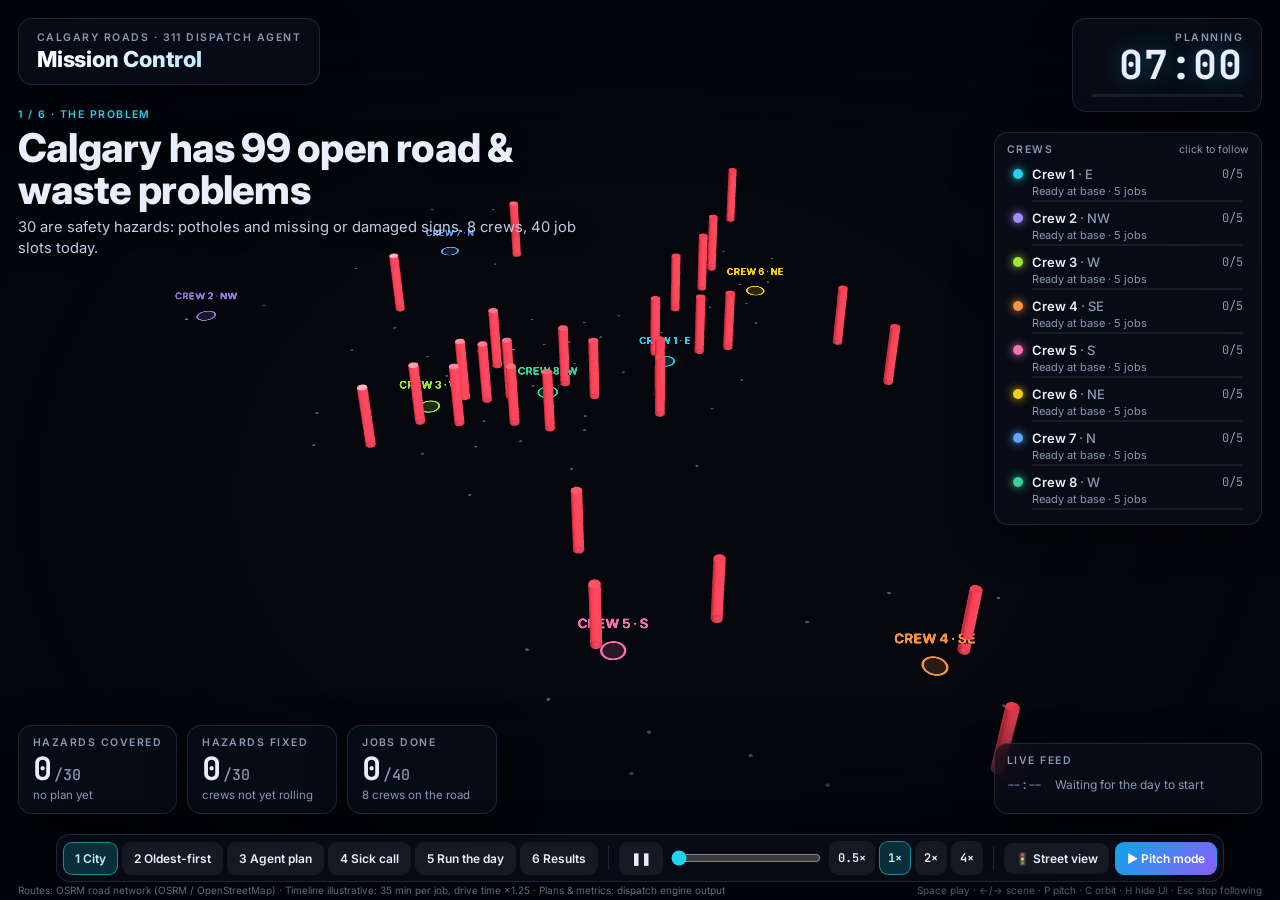
<file: mission/index.html>
<!doctype html>
<html lang="en">
<head>
<meta charset="utf-8">
<meta name="viewport" content="width=device-width, initial-scale=1">
<title>311 Mission Control</title>
<link rel="preconnect" href="https://fonts.googleapis.com">
<link rel="preconnect" href="https://fonts.gstatic.com" crossorigin>
<link href="https://fonts.googleapis.com/css2?family=Inter:wght@400;500;600;700;800&family=JetBrains+Mono:wght@500;700&display=swap" rel="stylesheet">
<link rel="stylesheet" href="vendor/maplibre-gl.css">
<link rel="stylesheet" href="style.css">
</head>
<body>
<div id="map"></div>
<div id="vignette"></div>
<div id="alert"></div>

<div id="ui">
  <header id="brand" class="glass">
    <div class="eyebrow">Calgary Roads · 311 Dispatch Agent</div>
    <div class="brand-title">Mission Control</div>
  </header>

  <section id="clock" class="glass">
    <div class="eyebrow" id="clock-label">Planning</div>
    <div id="clock-time">07:00</div>
    <div class="bar"><div id="clock-bar"></div></div>
  </section>

  <section id="caption">
    <div id="cap-step" class="eyebrow"></div>
    <h1 id="cap-title"></h1>
    <p id="cap-sub"></p>
  </section>

  <aside id="roster" class="glass">
    <div class="panel-head"><span class="eyebrow">Crews</span><span class="hint">click to follow</span></div>
    <div id="roster-rows"></div>
  </aside>

  <section id="kpis">
    <div class="kpi glass" id="k-cover"><div class="eyebrow">Hazards covered</div><div class="kv"><span id="kv-cover">0</span><small id="kv-cover-of">/30</small></div><div class="kn" id="kn-cover"></div></div>
    <div class="kpi glass" id="k-fixed"><div class="eyebrow">Hazards fixed</div><div class="kv"><span id="kv-fixed">0</span><small id="kv-fixed-of">/30</small></div><div class="kn" id="kn-fixed">crews not yet rolling</div></div>
    <div class="kpi glass" id="k-jobs"><div class="eyebrow">Jobs done</div><div class="kv"><span id="kv-jobs">0</span><small id="kv-jobs-of">/40</small></div><div class="kn" id="kn-jobs"></div></div>
    <div class="kpi glass hidden" id="k-replan"><div class="eyebrow">Replan</div><div class="kv replan"><span id="kv-moved">0</span><small>moved</small><span id="kv-dropped">0</span><small>deferred</small><span id="kv-sdrop" class="good">0</span><small>safety lost</small></div><div class="kn" id="kn-replan"></div></div>
  </section>

  <aside id="feed" class="glass">
    <div class="panel-head"><span class="eyebrow">Live feed</span></div>
    <ol id="feed-list"></ol>
  </aside>

  <nav id="controls" class="glass">
    <div id="scene-btns"></div>
    <div class="sep"></div>
    <button id="btn-play" title="Play / pause (Space)">❚❚</button>
    <input id="scrub" type="range" min="0" max="1" step="1" value="0" title="Scrub the day">
    <div id="speeds"></div>
    <div class="sep"></div>
    <a id="btn-street" href="http://localhost:8765/" target="_blank" rel="noopener" title="Street-level SUMO twin (run simulation/calgary3d/start_3d.bat)">🚦 Street view</a>
    <button id="btn-pitch" class="primary" title="Auto-play the whole story (P)">▶ Pitch mode</button>
  </nav>

  <div id="radio" class="hidden">
    <div class="radio-top"><span class="dot"></span><span class="eyebrow">Radio · <span id="radio-time">07:40</span></span></div>
    <div id="radio-text"></div>
    <div id="radio-result" class="hidden"></div>
  </div>

  <div id="finale" class="hidden">
    <div class="eyebrow">End of shift</div>
    <div class="fin-grid">
      <div><div class="fin-v" id="fin-a"></div><div class="fin-l" id="fin-al"></div></div>
      <div><div class="fin-v bad" id="fin-b"></div><div class="fin-l" id="fin-bl"></div></div>
      <div><div class="fin-v good" id="fin-c"></div><div class="fin-l" id="fin-cl"></div></div>
    </div>
    <button id="btn-replay" class="primary">↺ Replay</button>
  </div>

  <footer id="fineprint"></footer>
</div>

<div id="keys">Space play · ←/→ scene · P pitch · C orbit · H hide UI · Esc stop following</div>

<script src="vendor/maplibre-gl.js"></script>
<script src="vendor/deck.min.js"></script>
<script src="data/mission.js"></script>
<script src="app.js"></script>
</body>
</html>
</file>
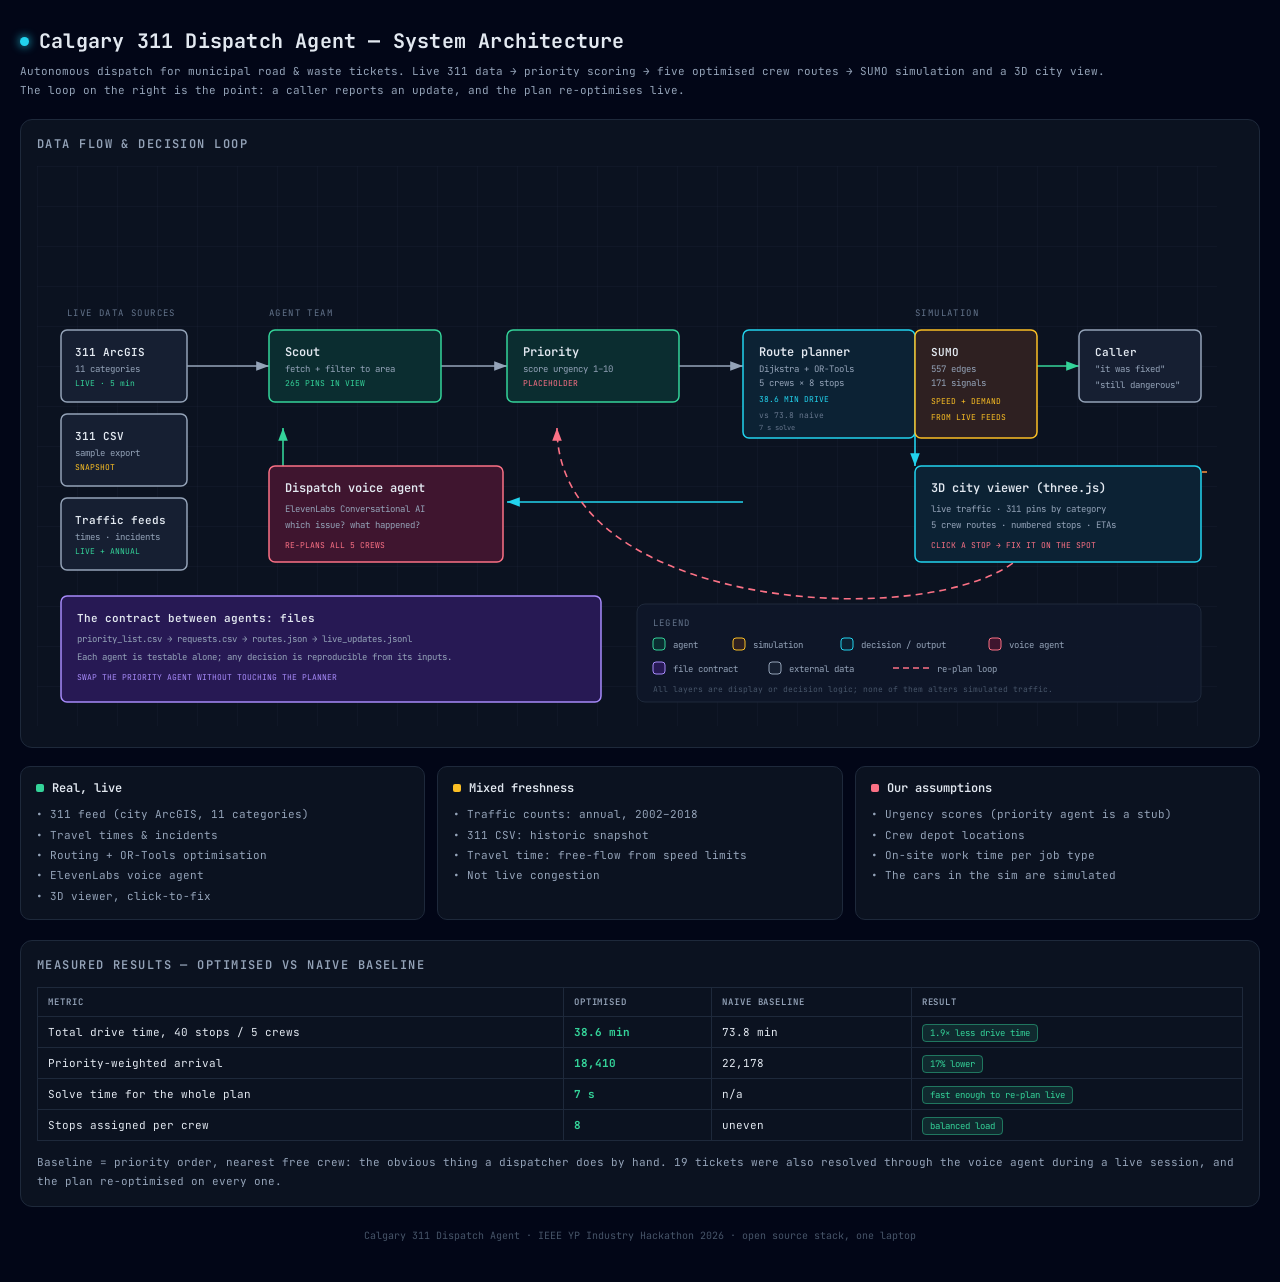
<file: documentation/architecture.html>
<!DOCTYPE html>
<html lang="en">
<head>
<meta charset="UTF-8">
<meta name="viewport" content="width=device-width, initial-scale=1.0">
<title>Calgary 311 Dispatch Agent — Architecture</title>
<link href="https://fonts.googleapis.com/css2?family=JetBrains+Mono:wght@400;600;700&display=swap" rel="stylesheet">
<style>
:root{
  --bg:#020617; --panel:#0b1220; --line:#1e293b;
  --cyan:#22d3ee; --emerald:#34d399; --violet:#a78bfa; --amber:#fbbf24;
  --rose:#fb7185; --orange:#fb923c; --slate:#94a3b8; --fg:#e2e8f0; --muted:#94a3b8;
}
*{box-sizing:border-box;margin:0;padding:0}
body{background:var(--bg);color:var(--fg);font-family:'JetBrains Mono',monospace;padding:28px 20px 40px}
.wrap{max-width:1280px;margin:0 auto}
h1{font-size:20px;font-weight:700;letter-spacing:.01em;display:flex;align-items:center;gap:10px}
.dot{width:9px;height:9px;border-radius:50%;background:var(--cyan);box-shadow:0 0 10px var(--cyan);animation:p 2s infinite}
@keyframes p{0%,100%{opacity:1}50%{opacity:.35}}
.sub{color:var(--muted);font-size:11px;margin-top:8px;line-height:1.7}
.card{background:var(--panel);border:1px solid var(--line);border-radius:12px;padding:16px;margin-top:20px;overflow-x:auto}
h2{font-size:12px;font-weight:600;color:var(--muted);letter-spacing:.12em;text-transform:uppercase;margin-bottom:14px}
.grid{display:grid;grid-template-columns:repeat(auto-fit,minmax(250px,1fr));gap:12px;margin-top:18px}
.c{background:var(--panel);border:1px solid var(--line);border-radius:10px;padding:13px 15px}
.ch{display:flex;align-items:center;gap:8px;margin-bottom:8px}
.cd{width:8px;height:8px;border-radius:2px}
.ch h3{font-size:12px;font-weight:600}
.c ul{list-style:none;font-size:11px;color:var(--muted);line-height:1.85}
table{border-collapse:collapse;width:100%;font-size:11px;margin-top:8px}
th,td{border:1px solid var(--line);padding:8px 10px;text-align:left}
th{color:var(--muted);font-weight:600;text-transform:uppercase;font-size:9px;letter-spacing:.1em}
td b{color:var(--emerald)}
.tag{font-size:9px;padding:2px 7px;border-radius:4px;border:1px solid}
.real{color:var(--emerald);border-color:rgba(52,211,153,.45);background:rgba(52,211,153,.12)}
.mixed{color:var(--amber);border-color:rgba(251,191,36,.45);background:rgba(251,191,36,.12)}
.fake{color:var(--rose);border-color:rgba(251,113,133,.45);background:rgba(251,113,133,.12)}
footer{color:#475569;font-size:10px;margin-top:22px;text-align:center}
</style>
</head>
<body>
<div class="wrap">
  <h1><span class="dot"></span>Calgary 311 Dispatch Agent — System Architecture</h1>
  <p class="sub">
    Autonomous dispatch for municipal road &amp; waste tickets. Live 311 data &rarr; priority
    scoring &rarr; five optimised crew routes &rarr; SUMO simulation and a 3D city view.
    <br>The loop on the right is the point: a caller reports an update, and the plan re-optimises live.
  </p>

  <div class="card">
    <h2>Data flow &amp; decision loop</h2>
<svg viewBox="0 0 1180 560" width="1180" height="560" style="min-width:1180px">
  <defs>
    <pattern id="grid" width="40" height="40" patternUnits="userSpaceOnUse">
      <path d="M 40 0 L 0 0 0 40" fill="none" stroke="#1e293b" stroke-width="0.5"/>
    </pattern>
    <marker id="a" markerWidth="9" markerHeight="9" refX="8" refY="3" orient="auto">
      <path d="M0,0 L0,6 L8,3 z" fill="#94a3b8"/>
    </marker>
    <marker id="ac" markerWidth="9" markerHeight="9" refX="8" refY="3" orient="auto">
      <path d="M0,0 L0,6 L8,3 z" fill="#22d3ee"/>
    </marker>
    <marker id="ae" markerWidth="9" markerHeight="9" refX="8" refY="3" orient="auto">
      <path d="M0,0 L0,6 L8,3 z" fill="#34d399"/>
    </marker>
    <marker id="ar" markerWidth="9" markerHeight="9" refX="8" refY="3" orient="auto">
      <path d="M0,0 L0,6 L8,3 z" fill="#fb7185"/>
    </marker>
  </defs>
  <rect width="1180" height="560" fill="url(#grid)"/>

  <!-- arrows first so boxes sit on top -->
  <g stroke-width="1.6" fill="none">
    <path d="M150 200 L232 200" stroke="#94a3b8" marker-end="url(#a)"/>
    <path d="M404 200 L470 200" stroke="#94a3b8" marker-end="url(#a)"/>
    <path d="M642 200 L706 200" stroke="#94a3b8" marker-end="url(#a)"/>
    <path d="M878 216 L878 300" stroke="#22d3ee" marker-end="url(#ac)"/>
    <path d="M706 336 L470 336" stroke="#22d3ee" marker-end="url(#ac)"/>
    <path d="M404 336 L262 336" stroke="#22d3ee" marker-end="url(#ac)"/>
    <path d="M246 300 L246 262" stroke="#34d399" marker-end="url(#ae)"/>
    <path d="M950 200 L1042 200" stroke="#34d399" marker-end="url(#ae)"/>
    <!-- the feedback loop: viewer -> planner -->
    <path d="M1000 358 C 1000 470, 520 470, 520 262" stroke="#fb7185" stroke-dasharray="7,5"
          marker-end="url(#ar)"/>
    <path d="M1170 306 L1140 306" stroke="#fb923c" stroke-dasharray="5,4" marker-end="url(#a)"/>
  </g>

  <!-- sources -->
  <text x="30" y="150" fill="#64748b" font-size="9" letter-spacing="1.4">LIVE DATA SOURCES</text>
  <g>
    <rect x="24" y="164" width="126" height="72" rx="6" fill="#0f172a"/>
    <rect x="24" y="164" width="126" height="72" rx="6" fill="rgba(30,41,59,0.5)" stroke="#94a3b8" stroke-width="1.5"/>
    <text x="38" y="190" fill="#e2e8f0" font-size="11" font-weight="600">311 ArcGIS</text>
    <text x="38" y="206" fill="#94a3b8" font-size="9">11 categories</text>
    <text x="38" y="220" fill="#34d399" font-size="8">LIVE &middot; 5 min</text>
  </g>
  <g>
    <rect x="24" y="248" width="126" height="72" rx="6" fill="#0f172a"/>
    <rect x="24" y="248" width="126" height="72" rx="6" fill="rgba(30,41,59,0.5)" stroke="#94a3b8" stroke-width="1.5"/>
    <text x="38" y="274" fill="#e2e8f0" font-size="11" font-weight="600">311 CSV</text>
    <text x="38" y="290" fill="#94a3b8" font-size="9">sample export</text>
    <text x="38" y="304" fill="#fbbf24" font-size="8">SNAPSHOT</text>
  </g>
  <g>
    <rect x="24" y="332" width="126" height="72" rx="6" fill="#0f172a"/>
    <rect x="24" y="248" width="126" height="72" rx="6" fill="rgba(0,0,0,0)" stroke="none"/>
    <rect x="24" y="332" width="126" height="72" rx="6" fill="rgba(30,41,59,0.5)" stroke="#94a3b8" stroke-width="1.5"/>
    <text x="38" y="358" fill="#e2e8f0" font-size="11" font-weight="600">Traffic feeds</text>
    <text x="38" y="374" fill="#94a3b8" font-size="9">times &middot; incidents</text>
    <text x="38" y="388" fill="#34d399" font-size="8">LIVE + ANNUAL</text>
  </g>

  <!-- agents -->
  <text x="232" y="150" fill="#64748b" font-size="9" letter-spacing="1.4">AGENT TEAM</text>
  <g>
    <rect x="232" y="164" width="172" height="72" rx="6" fill="#0f172a"/>
    <rect x="232" y="164" width="172" height="72" rx="6" fill="rgba(6,78,59,0.4)" stroke="#34d399" stroke-width="1.5"/>
    <text x="248" y="190" fill="#e2e8f0" font-size="12" font-weight="600">Scout</text>
    <text x="248" y="206" fill="#94a3b8" font-size="9">fetch + filter to area</text>
    <text x="248" y="220" fill="#34d399" font-size="8">265 PINS IN VIEW</text>
  </g>
  <g>
    <rect x="470" y="164" width="172" height="72" rx="6" fill="#0f172a"/>
    <rect x="470" y="164" width="172" height="72" rx="6" fill="rgba(6,78,59,0.4)" stroke="#34d399" stroke-width="1.5"/>
    <text x="486" y="190" fill="#e2e8f0" font-size="12" font-weight="600">Priority</text>
    <text x="486" y="206" fill="#94a3b8" font-size="9">score urgency 1&ndash;10</text>
    <text x="486" y="220" fill="#fb7185" font-size="8">PLACEHOLDER</text>
  </g>
  <g>
    <rect x="706" y="164" width="172" height="108" rx="6" fill="#0f172a"/>
    <rect x="706" y="164" width="172" height="108" rx="6" fill="rgba(8,51,68,0.4)" stroke="#22d3ee" stroke-width="1.5"/>
    <text x="722" y="190" fill="#e2e8f0" font-size="12" font-weight="600">Route planner</text>
    <text x="722" y="206" fill="#94a3b8" font-size="9">Dijkstra + OR-Tools</text>
    <text x="722" y="220" fill="#94a3b8" font-size="9">5 crews &times; 8 stops</text>
    <text x="722" y="236" fill="#22d3ee" font-size="8">38.6 MIN DRIVE</text>
    <text x="722" y="252" fill="#64748b" font-size="8">vs 73.8 naive</text>
    <text x="722" y="264" fill="#64748b" font-size="7">7 s solve</text>
  </g>

  <!-- outputs -->
  <text x="878" y="150" fill="#64748b" font-size="9" letter-spacing="1.4">SIMULATION</text>
  <g>
    <rect x="878" y="164" width="122" height="108" rx="6" fill="#0f172a"/>
    <rect x="878" y="164" width="122" height="108" rx="6" fill="rgba(120,53,15,0.3)" stroke="#fbbf24" stroke-width="1.5"/>
    <text x="894" y="190" fill="#e2e8f0" font-size="11" font-weight="600">SUMO</text>
    <text x="894" y="206" fill="#94a3b8" font-size="9">557 edges</text>
    <text x="894" y="220" fill="#94a3b8" font-size="9">171 signals</text>
    <text x="894" y="238" fill="#fbbf24" font-size="8">SPEED + DEMAND</text>
    <text x="894" y="254" fill="#fbbf24" font-size="8">FROM LIVE FEEDS</text>
  </g>
  <g>
    <rect x="878" y="300" width="286" height="96" rx="6" fill="#0f172a"/>
    <rect x="878" y="300" width="286" height="96" rx="6" fill="rgba(8,51,68,0.4)" stroke="#22d3ee" stroke-width="1.5"/>
    <text x="894" y="326" fill="#e2e8f0" font-size="12" font-weight="600">3D city viewer (three.js)</text>
    <text x="894" y="346" fill="#94a3b8" font-size="9">live traffic &middot; 311 pins by category</text>
    <text x="894" y="362" fill="#94a3b8" font-size="9">5 crew routes &middot; numbered stops &middot; ETAs</text>
    <text x="894" y="382" fill="#fb7185" font-size="8">CLICK A STOP &rarr; FIX IT ON THE SPOT</text>
  </g>

  <!-- decision layer -->
  <text x="232" y="316" fill="#64748b" font-size="9" letter-spacing="1.4">LIVE DECISION LAYER</text>
  <g>
    <rect x="232" y="300" width="234" height="96" rx="6" fill="#0f172a"/>
    <rect x="232" y="300" width="234" height="96" rx="6" fill="rgba(136,19,55,0.4)" stroke="#fb7185" stroke-width="1.5"/>
    <text x="248" y="326" fill="#e2e8f0" font-size="12" font-weight="600">Dispatch voice agent</text>
    <text x="248" y="346" fill="#94a3b8" font-size="9">ElevenLabs Conversational AI</text>
    <text x="248" y="362" fill="#94a3b8" font-size="9">which issue? what happened?</text>
    <text x="248" y="382" fill="#fb7185" font-size="8">RE-PLANS ALL 5 CREWS</text>
  </g>
  <g>
    <rect x="262" y="164" width="0" height="0"/>
    <rect x="1122" y="270" width="0" height="0"/>
  </g>

  <!-- caller -->
  <g>
    <rect x="1042" y="164" width="122" height="72" rx="6" fill="#0f172a"/>
    <rect x="1042" y="164" width="122" height="72" rx="6" fill="rgba(30,41,59,0.5)" stroke="#94a3b8" stroke-width="1.5"/>
    <text x="1058" y="190" fill="#e2e8f0" font-size="11" font-weight="600">Caller</text>
    <text x="1058" y="206" fill="#94a3b8" font-size="9">"it was fixed"</text>
    <text x="1058" y="222" fill="#94a3b8" font-size="9">"still dangerous"</text>
  </g>

  <!-- contract box -->
  <g>
    <rect x="24" y="430" width="540" height="106" rx="6" fill="#0f172a"/>
    <rect x="24" y="430" width="540" height="106" rx="6" fill="rgba(76,29,149,0.4)" stroke="#a78bfa" stroke-width="1.5"/>
    <text x="40" y="456" fill="#e2e8f0" font-size="11" font-weight="600">The contract between agents: files</text>
    <text x="40" y="476" fill="#94a3b8" font-size="9">priority_list.csv &rarr; requests.csv &rarr; routes.json &rarr; live_updates.jsonl</text>
    <text x="40" y="494" fill="#94a3b8" font-size="9">Each agent is testable alone; any decision is reproducible from its inputs.</text>
    <text x="40" y="514" fill="#a78bfa" font-size="8">SWAP THE PRIORITY AGENT WITHOUT TOUCHING THE PLANNER</text>
  </g>

  <!-- legend -->
  <g transform="translate(600,438)">
    <rect x="0" y="0" width="564" height="98" rx="8" fill="rgba(15,23,42,0.85)" stroke="#1e293b"/>
    <text x="16" y="22" fill="#64748b" font-size="9" letter-spacing="1.2">LEGEND</text>
    <rect x="16" y="34" width="12" height="12" rx="3" fill="rgba(6,78,59,0.4)" stroke="#34d399"/>
    <text x="36" y="44" fill="#94a3b8" font-size="9">agent</text>
    <rect x="96" y="34" width="12" height="12" rx="3" fill="rgba(120,53,15,0.3)" stroke="#fbbf24"/>
    <text x="116" y="44" fill="#94a3b8" font-size="9">simulation</text>
    <rect x="204" y="34" width="12" height="12" rx="3" fill="rgba(8,51,68,0.4)" stroke="#22d3ee"/>
    <text x="224" y="44" fill="#94a3b8" font-size="9">decision / output</text>
    <rect x="352" y="34" width="12" height="12" rx="3" fill="rgba(136,19,55,0.4)" stroke="#fb7185"/>
    <text x="372" y="44" fill="#94a3b8" font-size="9">voice agent</text>
    <rect x="16" y="58" width="12" height="12" rx="3" fill="rgba(76,29,149,0.4)" stroke="#a78bfa"/>
    <text x="36" y="68" fill="#94a3b8" font-size="9">file contract</text>
    <rect x="132" y="58" width="12" height="12" rx="3" fill="rgba(30,41,59,0.5)" stroke="#94a3b8"/>
    <text x="152" y="68" fill="#94a3b8" font-size="9">external data</text>
    <path d="M256 64 L292 64" stroke="#fb7185" stroke-dasharray="6,4" stroke-width="1.6"/>
    <text x="300" y="68" fill="#94a3b8" font-size="9">re-plan loop</text>
    <text x="16" y="88" fill="#475569" font-size="8">All layers are display or decision logic; none of them alters simulated traffic.</text>
  </g>
</svg>
  </div>

  <div class="grid">
    <div class="c">
      <div class="ch"><span class="cd" style="background:#34d399"></span><h3>Real, live</h3></div>
      <ul>
        <li>&bull; 311 feed (city ArcGIS, 11 categories)</li>
        <li>&bull; Travel times &amp; incidents</li>
        <li>&bull; Routing + OR-Tools optimisation</li>
        <li>&bull; ElevenLabs voice agent</li>
        <li>&bull; 3D viewer, click-to-fix</li>
      </ul>
    </div>
    <div class="c">
      <div class="ch"><span class="cd" style="background:#fbbf24"></span><h3>Mixed freshness</h3></div>
      <ul>
        <li>&bull; Traffic counts: annual, 2002&ndash;2018</li>
        <li>&bull; 311 CSV: historic snapshot</li>
        <li>&bull; Travel time: free-flow from speed limits</li>
        <li>&bull; Not live congestion</li>
      </ul>
    </div>
    <div class="c">
      <div class="ch"><span class="cd" style="background:#fb7185"></span><h3>Our assumptions</h3></div>
      <ul>
        <li>&bull; Urgency scores (priority agent is a stub)</li>
        <li>&bull; Crew depot locations</li>
        <li>&bull; On-site work time per job type</li>
        <li>&bull; The cars in the sim are simulated</li>
      </ul>
    </div>
  </div>

  <div class="card">
    <h2>Measured results &mdash; optimised vs naive baseline</h2>
    <table>
      <tr><th>Metric</th><th>Optimised</th><th>Naive baseline</th><th>Result</th></tr>
      <tr><td>Total drive time, 40 stops / 5 crews</td><td><b>38.6 min</b></td><td>73.8 min</td><td><span class="tag real">1.9&times; less drive time</span></td></tr>
      <tr><td>Priority-weighted arrival</td><td><b>18,410</b></td><td>22,178</td><td><span class="tag real">17% lower</span></td></tr>
      <tr><td>Solve time for the whole plan</td><td><b>7 s</b></td><td>n/a</td><td><span class="tag real">fast enough to re-plan live</span></td></tr>
      <tr><td>Stops assigned per crew</td><td><b>8</b></td><td>uneven</td><td><span class="tag real">balanced load</span></td></tr>
    </table>
    <p class="sub" style="margin-top:12px">
      Baseline = priority order, nearest free crew: the obvious thing a dispatcher does by hand.
      19 tickets were also resolved through the voice agent during a live session, and the plan
      re-optimised on every one.
    </p>
  </div>
</div>
<footer>Calgary 311 Dispatch Agent &middot; IEEE YP Industry Hackathon 2026 &middot; open source stack, one laptop</footer>
</body>
</html>
</file>
<file: mission/vendor/maplibre-gl.css>
.maplibregl-map{font:12px/20px Helvetica Neue,Arial,Helvetica,sans-serif;overflow:hidden;position:relative;-webkit-tap-highlight-color:rgb(0 0 0/0)}.maplibregl-canvas{left:0;position:absolute;top:0}.maplibregl-map:fullscreen{height:100%;width:100%}.maplibregl-ctrl-group button.maplibregl-ctrl-compass{touch-action:none}.maplibregl-canvas-container.maplibregl-interactive,.maplibregl-ctrl-group button.maplibregl-ctrl-compass{cursor:grab;-webkit-user-select:none;-moz-user-select:none;user-select:none}.maplibregl-canvas-container.maplibregl-interactive.maplibregl-track-pointer{cursor:pointer}.maplibregl-canvas-container.maplibregl-interactive:active,.maplibregl-ctrl-group button.maplibregl-ctrl-compass:active{cursor:grabbing}.maplibregl-canvas-container.maplibregl-touch-zoom-rotate,.maplibregl-canvas-container.maplibregl-touch-zoom-rotate .maplibregl-canvas{touch-action:pan-x pan-y}.maplibregl-canvas-container.maplibregl-touch-drag-pan,.maplibregl-canvas-container.maplibregl-touch-drag-pan .maplibregl-canvas{touch-action:pinch-zoom}.maplibregl-canvas-container.maplibregl-touch-zoom-rotate.maplibregl-touch-drag-pan,.maplibregl-canvas-container.maplibregl-touch-zoom-rotate.maplibregl-touch-drag-pan .maplibregl-canvas{touch-action:none}.maplibregl-canvas-container.maplibregl-touch-drag-pan.maplibregl-cooperative-gestures,.maplibregl-canvas-container.maplibregl-touch-drag-pan.maplibregl-cooperative-gestures .maplibregl-canvas{touch-action:pan-x pan-y}.maplibregl-ctrl-bottom-left,.maplibregl-ctrl-bottom-right,.maplibregl-ctrl-top-left,.maplibregl-ctrl-top-right{pointer-events:none;position:absolute;z-index:2}.maplibregl-ctrl-top-left{left:0;top:0}.maplibregl-ctrl-top-right{right:0;top:0}.maplibregl-ctrl-bottom-left{bottom:0;left:0}.maplibregl-ctrl-bottom-right{bottom:0;right:0}.maplibregl-ctrl{clear:both;pointer-events:auto;transform:translate(0)}.maplibregl-ctrl-top-left .maplibregl-ctrl{float:left;margin:10px 0 0 10px}.maplibregl-ctrl-top-right .maplibregl-ctrl{float:right;margin:10px 10px 0 0}.maplibregl-ctrl-bottom-left .maplibregl-ctrl{float:left;margin:0 0 10px 10px}.maplibregl-ctrl-bottom-right .maplibregl-ctrl{float:right;margin:0 10px 10px 0}.maplibregl-ctrl-group{background:#fff;border-radius:4px}.maplibregl-ctrl-group:not(:empty){box-shadow:0 0 0 2px rgba(0,0,0,.1)}@media (forced-colors:active){.maplibregl-ctrl-group:not(:empty){box-shadow:0 0 0 2px ButtonText}}.maplibregl-ctrl-group button{background-color:transparent;border:0;box-sizing:border-box;cursor:pointer;display:block;height:29px;outline:none;padding:0;width:29px}.maplibregl-ctrl-group button+button{border-top:1px solid #ddd}.maplibregl-ctrl button .maplibregl-ctrl-icon{background-position:50%;background-repeat:no-repeat;display:block;height:100%;width:100%}@media (forced-colors:active){.maplibregl-ctrl-icon{background-color:transparent}.maplibregl-ctrl-group button+button{border-top:1px solid ButtonText}}.maplibregl-ctrl button::-moz-focus-inner{border:0;padding:0}.maplibregl-ctrl-attrib-button:focus,.maplibregl-ctrl-group button:focus{box-shadow:0 0 2px 2px #0096ff}.maplibregl-ctrl button:disabled{cursor:not-allowed}.maplibregl-ctrl button:disabled .maplibregl-ctrl-icon{opacity:.25}.maplibregl-ctrl button:not(:disabled):hover{background-color:rgb(0 0 0/5%)}.maplibregl-ctrl-group button:focus:focus-visible{box-shadow:0 0 2px 2px #0096ff}.maplibregl-ctrl-group button:focus:not(:focus-visible){box-shadow:none}.maplibregl-ctrl-group button:focus:first-child{border-radius:4px 4px 0 0}.maplibregl-ctrl-group button:focus:last-child{border-radius:0 0 4px 4px}.maplibregl-ctrl-group button:focus:only-child{border-radius:inherit}.maplibregl-ctrl button.maplibregl-ctrl-zoom-out .maplibregl-ctrl-icon{background-image:url("data:image/svg+xml;charset=utf-8,%3Csvg xmlns='http://www.w3.org/2000/svg' width='29' height='29' fill='%23333' viewBox='0 0 29 29'%3E%3Cpath d='M10 13c-.75 0-1.5.75-1.5 1.5S9.25 16 10 16h9c.75 0 1.5-.75 1.5-1.5S19.75 13 19 13z'/%3E%3C/svg%3E")}.maplibregl-ctrl button.maplibregl-ctrl-zoom-in .maplibregl-ctrl-icon{background-image:url("data:image/svg+xml;charset=utf-8,%3Csvg xmlns='http://www.w3.org/2000/svg' width='29' height='29' fill='%23333' viewBox='0 0 29 29'%3E%3Cpath d='M14.5 8.5c-.75 0-1.5.75-1.5 1.5v3h-3c-.75 0-1.5.75-1.5 1.5S9.25 16 10 16h3v3c0 .75.75 1.5 1.5 1.5S16 19.75 16 19v-3h3c.75 0 1.5-.75 1.5-1.5S19.75 13 19 13h-3v-3c0-.75-.75-1.5-1.5-1.5'/%3E%3C/svg%3E")}@media (forced-colors:active){.maplibregl-ctrl button.maplibregl-ctrl-zoom-out .maplibregl-ctrl-icon{background-image:url("data:image/svg+xml;charset=utf-8,%3Csvg xmlns='http://www.w3.org/2000/svg' width='29' height='29' fill='%23fff' viewBox='0 0 29 29'%3E%3Cpath d='M10 13c-.75 0-1.5.75-1.5 1.5S9.25 16 10 16h9c.75 0 1.5-.75 1.5-1.5S19.75 13 19 13z'/%3E%3C/svg%3E")}.maplibregl-ctrl button.maplibregl-ctrl-zoom-in .maplibregl-ctrl-icon{background-image:url("data:image/svg+xml;charset=utf-8,%3Csvg xmlns='http://www.w3.org/2000/svg' width='29' height='29' fill='%23fff' viewBox='0 0 29 29'%3E%3Cpath d='M14.5 8.5c-.75 0-1.5.75-1.5 1.5v3h-3c-.75 0-1.5.75-1.5 1.5S9.25 16 10 16h3v3c0 .75.75 1.5 1.5 1.5S16 19.75 16 19v-3h3c.75 0 1.5-.75 1.5-1.5S19.75 13 19 13h-3v-3c0-.75-.75-1.5-1.5-1.5'/%3E%3C/svg%3E")}}@media (forced-colors:active) and (prefers-color-scheme:light){.maplibregl-ctrl button.maplibregl-ctrl-zoom-out .maplibregl-ctrl-icon{background-image:url("data:image/svg+xml;charset=utf-8,%3Csvg xmlns='http://www.w3.org/2000/svg' width='29' height='29' viewBox='0 0 29 29'%3E%3Cpath d='M10 13c-.75 0-1.5.75-1.5 1.5S9.25 16 10 16h9c.75 0 1.5-.75 1.5-1.5S19.75 13 19 13z'/%3E%3C/svg%3E")}.maplibregl-ctrl button.maplibregl-ctrl-zoom-in .maplibregl-ctrl-icon{background-image:url("data:image/svg+xml;charset=utf-8,%3Csvg xmlns='http://www.w3.org/2000/svg' width='29' height='29' viewBox='0 0 29 29'%3E%3Cpath d='M14.5 8.5c-.75 0-1.5.75-1.5 1.5v3h-3c-.75 0-1.5.75-1.5 1.5S9.25 16 10 16h3v3c0 .75.75 1.5 1.5 1.5S16 19.75 16 19v-3h3c.75 0 1.5-.75 1.5-1.5S19.75 13 19 13h-3v-3c0-.75-.75-1.5-1.5-1.5'/%3E%3C/svg%3E")}}.maplibregl-ctrl button.maplibregl-ctrl-fullscreen .maplibregl-ctrl-icon{background-image:url("data:image/svg+xml;charset=utf-8,%3Csvg xmlns='http://www.w3.org/2000/svg' width='29' height='29' fill='%23333' viewBox='0 0 29 29'%3E%3Cpath d='M24 16v5.5c0 1.75-.75 2.5-2.5 2.5H16v-1l3-1.5-4-5.5 1-1 5.5 4 1.5-3zM6 16l1.5 3 5.5-4 1 1-4 5.5 3 1.5v1H7.5C5.75 24 5 23.25 5 21.5V16zm7-11v1l-3 1.5 4 5.5-1 1-5.5-4L6 13H5V7.5C5 5.75 5.75 5 7.5 5zm11 2.5c0-1.75-.75-2.5-2.5-2.5H16v1l3 1.5-4 5.5 1 1 5.5-4 1.5 3h1z'/%3E%3C/svg%3E")}.maplibregl-ctrl button.maplibregl-ctrl-shrink .maplibregl-ctrl-icon{background-image:url("data:image/svg+xml;charset=utf-8,%3Csvg xmlns='http://www.w3.org/2000/svg' width='29' height='29' viewBox='0 0 29 29'%3E%3Cpath d='M18.5 16c-1.75 0-2.5.75-2.5 2.5V24h1l1.5-3 5.5 4 1-1-4-5.5 3-1.5v-1zM13 18.5c0-1.75-.75-2.5-2.5-2.5H5v1l3 1.5L4 24l1 1 5.5-4 1.5 3h1zm3-8c0 1.75.75 2.5 2.5 2.5H24v-1l-3-1.5L25 5l-1-1-5.5 4L17 5h-1zM10.5 13c1.75 0 2.5-.75 2.5-2.5V5h-1l-1.5 3L5 4 4 5l4 5.5L5 12v1z'/%3E%3C/svg%3E")}@media (forced-colors:active){.maplibregl-ctrl button.maplibregl-ctrl-fullscreen .maplibregl-ctrl-icon{background-image:url("data:image/svg+xml;charset=utf-8,%3Csvg xmlns='http://www.w3.org/2000/svg' width='29' height='29' fill='%23fff' viewBox='0 0 29 29'%3E%3Cpath d='M24 16v5.5c0 1.75-.75 2.5-2.5 2.5H16v-1l3-1.5-4-5.5 1-1 5.5 4 1.5-3zM6 16l1.5 3 5.5-4 1 1-4 5.5 3 1.5v1H7.5C5.75 24 5 23.25 5 21.5V16zm7-11v1l-3 1.5 4 5.5-1 1-5.5-4L6 13H5V7.5C5 5.75 5.75 5 7.5 5zm11 2.5c0-1.75-.75-2.5-2.5-2.5H16v1l3 1.5-4 5.5 1 1 5.5-4 1.5 3h1z'/%3E%3C/svg%3E")}.maplibregl-ctrl button.maplibregl-ctrl-shrink .maplibregl-ctrl-icon{background-image:url("data:image/svg+xml;charset=utf-8,%3Csvg xmlns='http://www.w3.org/2000/svg' width='29' height='29' fill='%23fff' viewBox='0 0 29 29'%3E%3Cpath d='M18.5 16c-1.75 0-2.5.75-2.5 2.5V24h1l1.5-3 5.5 4 1-1-4-5.5 3-1.5v-1zM13 18.5c0-1.75-.75-2.5-2.5-2.5H5v1l3 1.5L4 24l1 1 5.5-4 1.5 3h1zm3-8c0 1.75.75 2.5 2.5 2.5H24v-1l-3-1.5L25 5l-1-1-5.5 4L17 5h-1zM10.5 13c1.75 0 2.5-.75 2.5-2.5V5h-1l-1.5 3L5 4 4 5l4 5.5L5 12v1z'/%3E%3C/svg%3E")}}@media (forced-colors:active) and (prefers-color-scheme:light){.maplibregl-ctrl button.maplibregl-ctrl-fullscreen .maplibregl-ctrl-icon{background-image:url("data:image/svg+xml;charset=utf-8,%3Csvg xmlns='http://www.w3.org/2000/svg' width='29' height='29' viewBox='0 0 29 29'%3E%3Cpath d='M24 16v5.5c0 1.75-.75 2.5-2.5 2.5H16v-1l3-1.5-4-5.5 1-1 5.5 4 1.5-3zM6 16l1.5 3 5.5-4 1 1-4 5.5 3 1.5v1H7.5C5.75 24 5 23.25 5 21.5V16zm7-11v1l-3 1.5 4 5.5-1 1-5.5-4L6 13H5V7.5C5 5.75 5.75 5 7.5 5zm11 2.5c0-1.75-.75-2.5-2.5-2.5H16v1l3 1.5-4 5.5 1 1 5.5-4 1.5 3h1z'/%3E%3C/svg%3E")}.maplibregl-ctrl button.maplibregl-ctrl-shrink .maplibregl-ctrl-icon{background-image:url("data:image/svg+xml;charset=utf-8,%3Csvg xmlns='http://www.w3.org/2000/svg' width='29' height='29' viewBox='0 0 29 29'%3E%3Cpath d='M18.5 16c-1.75 0-2.5.75-2.5 2.5V24h1l1.5-3 5.5 4 1-1-4-5.5 3-1.5v-1zM13 18.5c0-1.75-.75-2.5-2.5-2.5H5v1l3 1.5L4 24l1 1 5.5-4 1.5 3h1zm3-8c0 1.75.75 2.5 2.5 2.5H24v-1l-3-1.5L25 5l-1-1-5.5 4L17 5h-1zM10.5 13c1.75 0 2.5-.75 2.5-2.5V5h-1l-1.5 3L5 4 4 5l4 5.5L5 12v1z'/%3E%3C/svg%3E")}}.maplibregl-ctrl button.maplibregl-ctrl-compass .maplibregl-ctrl-icon{background-image:url("data:image/svg+xml;charset=utf-8,%3Csvg xmlns='http://www.w3.org/2000/svg' width='29' height='29' fill='%23333' viewBox='0 0 29 29'%3E%3Cpath d='m10.5 14 4-8 4 8z'/%3E%3Cpath fill='%23ccc' d='m10.5 16 4 8 4-8z'/%3E%3C/svg%3E")}@media (forced-colors:active){.maplibregl-ctrl button.maplibregl-ctrl-compass .maplibregl-ctrl-icon{background-image:url("data:image/svg+xml;charset=utf-8,%3Csvg xmlns='http://www.w3.org/2000/svg' width='29' height='29' fill='%23fff' viewBox='0 0 29 29'%3E%3Cpath d='m10.5 14 4-8 4 8z'/%3E%3Cpath fill='%23ccc' d='m10.5 16 4 8 4-8z'/%3E%3C/svg%3E")}}@media (forced-colors:active) and (prefers-color-scheme:light){.maplibregl-ctrl button.maplibregl-ctrl-compass .maplibregl-ctrl-icon{background-image:url("data:image/svg+xml;charset=utf-8,%3Csvg xmlns='http://www.w3.org/2000/svg' width='29' height='29' viewBox='0 0 29 29'%3E%3Cpath d='m10.5 14 4-8 4 8z'/%3E%3Cpath fill='%23ccc' d='m10.5 16 4 8 4-8z'/%3E%3C/svg%3E")}}.maplibregl-ctrl button.maplibregl-ctrl-terrain .maplibregl-ctrl-icon{background-image:url("data:image/svg+xml;charset=utf-8,%3Csvg xmlns='http://www.w3.org/2000/svg' width='22' height='22' fill='%23333' viewBox='0 0 22 22'%3E%3Cpath d='m1.754 13.406 4.453-4.851 3.09 3.09 3.281 3.277.969-.969-3.309-3.312 3.844-4.121 6.148 6.886h1.082v-.855l-7.207-8.07-4.84 5.187L6.169 6.57l-5.48 5.965v.871ZM.688 16.844h20.625v1.375H.688Zm0 0'/%3E%3C/svg%3E")}.maplibregl-ctrl button.maplibregl-ctrl-terrain-enabled .maplibregl-ctrl-icon{background-image:url("data:image/svg+xml;charset=utf-8,%3Csvg xmlns='http://www.w3.org/2000/svg' width='22' height='22' fill='%2333b5e5' viewBox='0 0 22 22'%3E%3Cpath d='m1.754 13.406 4.453-4.851 3.09 3.09 3.281 3.277.969-.969-3.309-3.312 3.844-4.121 6.148 6.886h1.082v-.855l-7.207-8.07-4.84 5.187L6.169 6.57l-5.48 5.965v.871ZM.688 16.844h20.625v1.375H.688Zm0 0'/%3E%3C/svg%3E")}.maplibregl-ctrl button.maplibregl-ctrl-geolocate .maplibregl-ctrl-icon{background-image:url("data:image/svg+xml;charset=utf-8,%3Csvg xmlns='http://www.w3.org/2000/svg' width='29' height='29' fill='%23333' viewBox='0 0 20 20'%3E%3Cpath d='M10 4C9 4 9 5 9 5v.1A5 5 0 0 0 5.1 9H5s-1 0-1 1 1 1 1 1h.1A5 5 0 0 0 9 14.9v.1s0 1 1 1 1-1 1-1v-.1a5 5 0 0 0 3.9-3.9h.1s1 0 1-1-1-1-1-1h-.1A5 5 0 0 0 11 5.1V5s0-1-1-1m0 2.5a3.5 3.5 0 1 1 0 7 3.5 3.5 0 1 1 0-7'/%3E%3Ccircle cx='10' cy='10' r='2'/%3E%3C/svg%3E")}.maplibregl-ctrl button.maplibregl-ctrl-geolocate:disabled .maplibregl-ctrl-icon{background-image:url("data:image/svg+xml;charset=utf-8,%3Csvg xmlns='http://www.w3.org/2000/svg' width='29' height='29' fill='%23aaa' viewBox='0 0 20 20'%3E%3Cpath d='M10 4C9 4 9 5 9 5v.1A5 5 0 0 0 5.1 9H5s-1 0-1 1 1 1 1 1h.1A5 5 0 0 0 9 14.9v.1s0 1 1 1 1-1 1-1v-.1a5 5 0 0 0 3.9-3.9h.1s1 0 1-1-1-1-1-1h-.1A5 5 0 0 0 11 5.1V5s0-1-1-1m0 2.5a3.5 3.5 0 1 1 0 7 3.5 3.5 0 1 1 0-7'/%3E%3Ccircle cx='10' cy='10' r='2'/%3E%3Cpath fill='red' d='m14 5 1 1-9 9-1-1z'/%3E%3C/svg%3E")}.maplibregl-ctrl button.maplibregl-ctrl-geolocate.maplibregl-ctrl-geolocate-active .maplibregl-ctrl-icon{background-image:url("data:image/svg+xml;charset=utf-8,%3Csvg xmlns='http://www.w3.org/2000/svg' width='29' height='29' fill='%2333b5e5' viewBox='0 0 20 20'%3E%3Cpath d='M10 4C9 4 9 5 9 5v.1A5 5 0 0 0 5.1 9H5s-1 0-1 1 1 1 1 1h.1A5 5 0 0 0 9 14.9v.1s0 1 1 1 1-1 1-1v-.1a5 5 0 0 0 3.9-3.9h.1s1 0 1-1-1-1-1-1h-.1A5 5 0 0 0 11 5.1V5s0-1-1-1m0 2.5a3.5 3.5 0 1 1 0 7 3.5 3.5 0 1 1 0-7'/%3E%3Ccircle cx='10' cy='10' r='2'/%3E%3C/svg%3E")}.maplibregl-ctrl button.maplibregl-ctrl-geolocate.maplibregl-ctrl-geolocate-active-error .maplibregl-ctrl-icon{background-image:url("data:image/svg+xml;charset=utf-8,%3Csvg xmlns='http://www.w3.org/2000/svg' width='29' height='29' fill='%23e58978' viewBox='0 0 20 20'%3E%3Cpath d='M10 4C9 4 9 5 9 5v.1A5 5 0 0 0 5.1 9H5s-1 0-1 1 1 1 1 1h.1A5 5 0 0 0 9 14.9v.1s0 1 1 1 1-1 1-1v-.1a5 5 0 0 0 3.9-3.9h.1s1 0 1-1-1-1-1-1h-.1A5 5 0 0 0 11 5.1V5s0-1-1-1m0 2.5a3.5 3.5 0 1 1 0 7 3.5 3.5 0 1 1 0-7'/%3E%3Ccircle cx='10' cy='10' r='2'/%3E%3C/svg%3E")}.maplibregl-ctrl button.maplibregl-ctrl-geolocate.maplibregl-ctrl-geolocate-background .maplibregl-ctrl-icon{background-image:url("data:image/svg+xml;charset=utf-8,%3Csvg xmlns='http://www.w3.org/2000/svg' width='29' height='29' fill='%2333b5e5' viewBox='0 0 20 20'%3E%3Cpath d='M10 4C9 4 9 5 9 5v.1A5 5 0 0 0 5.1 9H5s-1 0-1 1 1 1 1 1h.1A5 5 0 0 0 9 14.9v.1s0 1 1 1 1-1 1-1v-.1a5 5 0 0 0 3.9-3.9h.1s1 0 1-1-1-1-1-1h-.1A5 5 0 0 0 11 5.1V5s0-1-1-1m0 2.5a3.5 3.5 0 1 1 0 7 3.5 3.5 0 1 1 0-7'/%3E%3C/svg%3E")}.maplibregl-ctrl button.maplibregl-ctrl-geolocate.maplibregl-ctrl-geolocate-background-error .maplibregl-ctrl-icon{background-image:url("data:image/svg+xml;charset=utf-8,%3Csvg xmlns='http://www.w3.org/2000/svg' width='29' height='29' fill='%23e54e33' viewBox='0 0 20 20'%3E%3Cpath d='M10 4C9 4 9 5 9 5v.1A5 5 0 0 0 5.1 9H5s-1 0-1 1 1 1 1 1h.1A5 5 0 0 0 9 14.9v.1s0 1 1 1 1-1 1-1v-.1a5 5 0 0 0 3.9-3.9h.1s1 0 1-1-1-1-1-1h-.1A5 5 0 0 0 11 5.1V5s0-1-1-1m0 2.5a3.5 3.5 0 1 1 0 7 3.5 3.5 0 1 1 0-7'/%3E%3C/svg%3E")}.maplibregl-ctrl button.maplibregl-ctrl-geolocate.maplibregl-ctrl-geolocate-waiting .maplibregl-ctrl-icon{animation:maplibregl-spin 2s linear infinite}@media (forced-colors:active){.maplibregl-ctrl button.maplibregl-ctrl-geolocate .maplibregl-ctrl-icon{background-image:url("data:image/svg+xml;charset=utf-8,%3Csvg xmlns='http://www.w3.org/2000/svg' width='29' height='29' fill='%23fff' viewBox='0 0 20 20'%3E%3Cpath d='M10 4C9 4 9 5 9 5v.1A5 5 0 0 0 5.1 9H5s-1 0-1 1 1 1 1 1h.1A5 5 0 0 0 9 14.9v.1s0 1 1 1 1-1 1-1v-.1a5 5 0 0 0 3.9-3.9h.1s1 0 1-1-1-1-1-1h-.1A5 5 0 0 0 11 5.1V5s0-1-1-1m0 2.5a3.5 3.5 0 1 1 0 7 3.5 3.5 0 1 1 0-7'/%3E%3Ccircle cx='10' cy='10' r='2'/%3E%3C/svg%3E")}.maplibregl-ctrl button.maplibregl-ctrl-geolocate:disabled .maplibregl-ctrl-icon{background-image:url("data:image/svg+xml;charset=utf-8,%3Csvg xmlns='http://www.w3.org/2000/svg' width='29' height='29' fill='%23999' viewBox='0 0 20 20'%3E%3Cpath d='M10 4C9 4 9 5 9 5v.1A5 5 0 0 0 5.1 9H5s-1 0-1 1 1 1 1 1h.1A5 5 0 0 0 9 14.9v.1s0 1 1 1 1-1 1-1v-.1a5 5 0 0 0 3.9-3.9h.1s1 0 1-1-1-1-1-1h-.1A5 5 0 0 0 11 5.1V5s0-1-1-1m0 2.5a3.5 3.5 0 1 1 0 7 3.5 3.5 0 1 1 0-7'/%3E%3Ccircle cx='10' cy='10' r='2'/%3E%3Cpath fill='red' d='m14 5 1 1-9 9-1-1z'/%3E%3C/svg%3E")}.maplibregl-ctrl button.maplibregl-ctrl-geolocate.maplibregl-ctrl-geolocate-active .maplibregl-ctrl-icon{background-image:url("data:image/svg+xml;charset=utf-8,%3Csvg xmlns='http://www.w3.org/2000/svg' width='29' height='29' fill='%2333b5e5' viewBox='0 0 20 20'%3E%3Cpath d='M10 4C9 4 9 5 9 5v.1A5 5 0 0 0 5.1 9H5s-1 0-1 1 1 1 1 1h.1A5 5 0 0 0 9 14.9v.1s0 1 1 1 1-1 1-1v-.1a5 5 0 0 0 3.9-3.9h.1s1 0 1-1-1-1-1-1h-.1A5 5 0 0 0 11 5.1V5s0-1-1-1m0 2.5a3.5 3.5 0 1 1 0 7 3.5 3.5 0 1 1 0-7'/%3E%3Ccircle cx='10' cy='10' r='2'/%3E%3C/svg%3E")}.maplibregl-ctrl button.maplibregl-ctrl-geolocate.maplibregl-ctrl-geolocate-active-error .maplibregl-ctrl-icon{background-image:url("data:image/svg+xml;charset=utf-8,%3Csvg xmlns='http://www.w3.org/2000/svg' width='29' height='29' fill='%23e58978' viewBox='0 0 20 20'%3E%3Cpath d='M10 4C9 4 9 5 9 5v.1A5 5 0 0 0 5.1 9H5s-1 0-1 1 1 1 1 1h.1A5 5 0 0 0 9 14.9v.1s0 1 1 1 1-1 1-1v-.1a5 5 0 0 0 3.9-3.9h.1s1 0 1-1-1-1-1-1h-.1A5 5 0 0 0 11 5.1V5s0-1-1-1m0 2.5a3.5 3.5 0 1 1 0 7 3.5 3.5 0 1 1 0-7'/%3E%3Ccircle cx='10' cy='10' r='2'/%3E%3C/svg%3E")}.maplibregl-ctrl button.maplibregl-ctrl-geolocate.maplibregl-ctrl-geolocate-background .maplibregl-ctrl-icon{background-image:url("data:image/svg+xml;charset=utf-8,%3Csvg xmlns='http://www.w3.org/2000/svg' width='29' height='29' fill='%2333b5e5' viewBox='0 0 20 20'%3E%3Cpath d='M10 4C9 4 9 5 9 5v.1A5 5 0 0 0 5.1 9H5s-1 0-1 1 1 1 1 1h.1A5 5 0 0 0 9 14.9v.1s0 1 1 1 1-1 1-1v-.1a5 5 0 0 0 3.9-3.9h.1s1 0 1-1-1-1-1-1h-.1A5 5 0 0 0 11 5.1V5s0-1-1-1m0 2.5a3.5 3.5 0 1 1 0 7 3.5 3.5 0 1 1 0-7'/%3E%3C/svg%3E")}.maplibregl-ctrl button.maplibregl-ctrl-geolocate.maplibregl-ctrl-geolocate-background-error .maplibregl-ctrl-icon{background-image:url("data:image/svg+xml;charset=utf-8,%3Csvg xmlns='http://www.w3.org/2000/svg' width='29' height='29' fill='%23e54e33' viewBox='0 0 20 20'%3E%3Cpath d='M10 4C9 4 9 5 9 5v.1A5 5 0 0 0 5.1 9H5s-1 0-1 1 1 1 1 1h.1A5 5 0 0 0 9 14.9v.1s0 1 1 1 1-1 1-1v-.1a5 5 0 0 0 3.9-3.9h.1s1 0 1-1-1-1-1-1h-.1A5 5 0 0 0 11 5.1V5s0-1-1-1m0 2.5a3.5 3.5 0 1 1 0 7 3.5 3.5 0 1 1 0-7'/%3E%3C/svg%3E")}}@media (forced-colors:active) and (prefers-color-scheme:light){.maplibregl-ctrl button.maplibregl-ctrl-geolocate .maplibregl-ctrl-icon{background-image:url("data:image/svg+xml;charset=utf-8,%3Csvg xmlns='http://www.w3.org/2000/svg' width='29' height='29' viewBox='0 0 20 20'%3E%3Cpath d='M10 4C9 4 9 5 9 5v.1A5 5 0 0 0 5.1 9H5s-1 0-1 1 1 1 1 1h.1A5 5 0 0 0 9 14.9v.1s0 1 1 1 1-1 1-1v-.1a5 5 0 0 0 3.9-3.9h.1s1 0 1-1-1-1-1-1h-.1A5 5 0 0 0 11 5.1V5s0-1-1-1m0 2.5a3.5 3.5 0 1 1 0 7 3.5 3.5 0 1 1 0-7'/%3E%3Ccircle cx='10' cy='10' r='2'/%3E%3C/svg%3E")}.maplibregl-ctrl button.maplibregl-ctrl-geolocate:disabled .maplibregl-ctrl-icon{background-image:url("data:image/svg+xml;charset=utf-8,%3Csvg xmlns='http://www.w3.org/2000/svg' width='29' height='29' fill='%23666' viewBox='0 0 20 20'%3E%3Cpath d='M10 4C9 4 9 5 9 5v.1A5 5 0 0 0 5.1 9H5s-1 0-1 1 1 1 1 1h.1A5 5 0 0 0 9 14.9v.1s0 1 1 1 1-1 1-1v-.1a5 5 0 0 0 3.9-3.9h.1s1 0 1-1-1-1-1-1h-.1A5 5 0 0 0 11 5.1V5s0-1-1-1m0 2.5a3.5 3.5 0 1 1 0 7 3.5 3.5 0 1 1 0-7'/%3E%3Ccircle cx='10' cy='10' r='2'/%3E%3Cpath fill='red' d='m14 5 1 1-9 9-1-1z'/%3E%3C/svg%3E")}}@keyframes maplibregl-spin{0%{transform:rotate(0deg)}to{transform:rotate(1turn)}}a.maplibregl-ctrl-logo{background-image:url("data:image/svg+xml;charset=utf-8,%3Csvg xmlns='http://www.w3.org/2000/svg' width='88' height='23' fill='none'%3E%3Cpath fill='%23000' fill-opacity='.4' fill-rule='evenodd' d='M17.408 16.796h-1.827l2.501-12.095h.198l3.324 6.533.988 2.19.988-2.19 3.258-6.533h.181l2.6 12.095h-1.81l-1.218-5.644-.362-1.71-.658 1.71-2.929 5.644h-.098l-2.914-5.644-.757-1.71-.345 1.71zm1.958-3.42-.726 3.663a1.255 1.255 0 0 1-1.232 1.011h-1.827a1.255 1.255 0 0 1-1.229-1.509l2.501-12.095a1.255 1.255 0 0 1 1.23-1.001h.197a1.25 1.25 0 0 1 1.12.685l3.19 6.273 3.125-6.263a1.25 1.25 0 0 1 1.123-.695h.181a1.255 1.255 0 0 1 1.227.991l1.443 6.71a5 5 0 0 1 .314-.787l.009-.016a4.6 4.6 0 0 1 1.777-1.887c.782-.46 1.668-.667 2.611-.667a4.6 4.6 0 0 1 1.7.32l.306.134c.21-.16.474-.256.759-.256h1.694a1.255 1.255 0 0 1 1.212.925 1.255 1.255 0 0 1 1.212-.925h1.711c.284 0 .545.094.755.252.613-.3 1.312-.45 2.075-.45 1.356 0 2.557.445 3.482 1.4q.47.48.763 1.064V4.701a1.255 1.255 0 0 1 1.255-1.255h1.86A1.255 1.255 0 0 1 54.44 4.7v9.194h2.217c.19 0 .37.043.532.118v-4.77c0-.356.147-.678.385-.906a2.42 2.42 0 0 1-.682-1.71c0-.665.267-1.253.735-1.7a2.45 2.45 0 0 1 1.722-.674 2.43 2.43 0 0 1 1.705.675q.318.302.504.683V4.7a1.255 1.255 0 0 1 1.255-1.255h1.744A1.255 1.255 0 0 1 65.812 4.7v3.335a4.8 4.8 0 0 1 1.526-.246c.938 0 1.817.214 2.59.69a4.47 4.47 0 0 1 1.67 1.743v-.98a1.255 1.255 0 0 1 1.256-1.256h1.777c.233 0 .451.064.639.174a3.4 3.4 0 0 1 1.567-.372c.346 0 .861.02 1.285.232a1.25 1.25 0 0 1 .689 1.004 4.7 4.7 0 0 1 .853-.588c.795-.44 1.675-.647 2.61-.647 1.385 0 2.65.39 3.525 1.396.836.938 1.168 2.173 1.168 3.528q-.001.515-.056 1.051a1.255 1.255 0 0 1-.947 1.09l.408.952a1.255 1.255 0 0 1-.477 1.552c-.418.268-.92.463-1.458.612-.613.171-1.304.244-2.049.244-1.06 0-2.043-.207-2.886-.698l-.015-.008c-.798-.48-1.419-1.135-1.818-1.963l-.004-.008a5.8 5.8 0 0 1-.548-2.512q0-.429.053-.843a1.3 1.3 0 0 1-.333-.086l-.166-.004c-.223 0-.426.062-.643.228-.03.024-.142.139-.142.59v3.883a1.255 1.255 0 0 1-1.256 1.256h-1.777a1.255 1.255 0 0 1-1.256-1.256V15.69l-.032.057a4.8 4.8 0 0 1-1.86 1.833 5.04 5.04 0 0 1-2.484.634 4.5 4.5 0 0 1-1.935-.424 1.25 1.25 0 0 1-.764.258h-1.71a1.255 1.255 0 0 1-1.256-1.255V7.687a2.4 2.4 0 0 1-.428.625c.253.23.412.561.412.93v7.553a1.255 1.255 0 0 1-1.256 1.255h-1.843a1.25 1.25 0 0 1-.894-.373c-.228.23-.544.373-.894.373H51.32a1.255 1.255 0 0 1-1.256-1.255v-1.251l-.061.117a4.7 4.7 0 0 1-1.782 1.884 4.77 4.77 0 0 1-2.485.67 5.6 5.6 0 0 1-1.485-.188l.009 2.764a1.255 1.255 0 0 1-1.255 1.259h-1.729a1.255 1.255 0 0 1-1.255-1.255v-3.537a1.255 1.255 0 0 1-1.167.793h-1.679a1.25 1.25 0 0 1-.77-.263 4.5 4.5 0 0 1-1.945.429c-.885 0-1.724-.21-2.495-.632l-.017-.01a5 5 0 0 1-1.081-.836 1.255 1.255 0 0 1-1.254 1.312h-1.81a1.255 1.255 0 0 1-1.228-.99l-.782-3.625-2.044 3.939a1.25 1.25 0 0 1-1.115.676h-.098a1.25 1.25 0 0 1-1.116-.68l-2.061-3.994zM35.92 16.63l.207-.114.223-.15q.493-.356.735-.785l.061-.118.033 1.332h1.678V9.242h-1.694l-.033 1.267q-.133-.329-.526-.658l-.032-.028a3.2 3.2 0 0 0-.668-.428l-.27-.12a3.3 3.3 0 0 0-1.235-.23q-1.136-.001-1.974.493a3.36 3.36 0 0 0-1.3 1.382q-.445.89-.444 2.074 0 1.2.51 2.107a3.8 3.8 0 0 0 1.382 1.381 3.9 3.9 0 0 0 1.893.477q.795 0 1.455-.33zm-2.789-5.38q-.576.675-.575 1.762 0 1.102.559 1.794.576.675 1.645.675a2.25 2.25 0 0 0 .934-.19 2.2 2.2 0 0 0 .468-.29l.178-.161a2.2 2.2 0 0 0 .397-.561q.244-.5.244-1.15v-.115q0-.708-.296-1.267l-.043-.077a2.2 2.2 0 0 0-.633-.709l-.13-.086-.047-.028a2.1 2.1 0 0 0-1.073-.285q-1.052 0-1.629.692zm2.316 2.706c.163-.17.28-.407.28-.83v-.114c0-.292-.06-.508-.15-.68a.96.96 0 0 0-.353-.389.85.85 0 0 0-.464-.127c-.4 0-.56.114-.664.239l-.01.012c-.148.174-.275.45-.275.945 0 .506.122.801.27.99.097.11.266.224.68.224.303 0 .504-.09.687-.269zm7.545 1.705a2.6 2.6 0 0 0 .331.423q.319.33.755.548l.173.074q.65.255 1.49.255 1.02 0 1.844-.493a3.45 3.45 0 0 0 1.316-1.4q.493-.904.493-2.089 0-1.909-.988-2.913-.988-1.02-2.584-1.02-.898 0-1.575.347a3 3 0 0 0-.415.262l-.199.166a3.4 3.4 0 0 0-.64.82V9.242h-1.712v11.553h1.729l-.017-5.134zm.53-1.138q.206.29.48.5l.155.11.053.034q.51.296 1.119.297 1.07 0 1.645-.675.577-.69.576-1.762 0-1.119-.576-1.777-.558-.675-1.645-.675-.435 0-.835.16a2 2 0 0 0-.284.136 2 2 0 0 0-.363.254 2.2 2.2 0 0 0-.46.569l-.082.162a2.6 2.6 0 0 0-.213 1.072v.115q0 .707.296 1.267l.135.211zm.964-.818a1.1 1.1 0 0 0 .367.385.94.94 0 0 0 .476.118c.423 0 .59-.117.687-.23.159-.194.28-.478.28-.95 0-.53-.133-.8-.266-.952l-.021-.025c-.078-.094-.231-.221-.68-.221a1 1 0 0 0-.503.135l-.012.007a.86.86 0 0 0-.335.343c-.073.133-.132.324-.132.614v.115a1.4 1.4 0 0 0 .14.66zm15.7-6.222q.347-.346.346-.856a1.05 1.05 0 0 0-.345-.79 1.18 1.18 0 0 0-.84-.329q-.51 0-.855.33a1.05 1.05 0 0 0-.346.79q0 .51.346.855.345.346.856.346.51 0 .839-.346zm4.337 9.314.033-1.332q.191.403.59.747l.098.081a4 4 0 0 0 .316.224l.223.122a3.2 3.2 0 0 0 1.44.322 3.8 3.8 0 0 0 1.875-.477 3.5 3.5 0 0 0 1.382-1.366q.527-.89.526-2.09 0-1.184-.444-2.073a3.24 3.24 0 0 0-1.283-1.399q-.823-.51-1.942-.51a3.5 3.5 0 0 0-1.527.344l-.086.043-.165.09a3 3 0 0 0-.33.214q-.432.315-.656.707a2 2 0 0 0-.099.198l.082-1.283V4.701h-1.744v12.095zm.473-2.509a2.5 2.5 0 0 0 .566.7q.117.098.245.18l.144.08a2.1 2.1 0 0 0 .975.232q1.07 0 1.645-.675.576-.69.576-1.778 0-1.102-.576-1.777-.56-.691-1.645-.692a2.2 2.2 0 0 0-1.015.235q-.22.113-.415.282l-.15.142a2.1 2.1 0 0 0-.42.594q-.223.479-.223 1.1v.115q0 .705.293 1.26zm2.616-.293c.157-.191.28-.479.28-.967 0-.51-.13-.79-.276-.961l-.021-.026c-.082-.1-.232-.225-.67-.225a.87.87 0 0 0-.681.279l-.012.011c-.154.155-.274.38-.274.807v.115c0 .285.057.499.144.669a1.1 1.1 0 0 0 .367.405c.137.082.28.123.455.123.423 0 .59-.118.686-.23zm8.266-3.013q.345-.13.724-.14l.069-.002q.493 0 .642.099l.247-1.794q-.196-.099-.717-.099a2.3 2.3 0 0 0-.545.063 2 2 0 0 0-.411.148 2.2 2.2 0 0 0-.4.249 2.5 2.5 0 0 0-.485.499 2.7 2.7 0 0 0-.32.581l-.05.137v-1.48h-1.778v7.553h1.777v-3.884q0-.546.159-.943a1.5 1.5 0 0 1 .466-.636 2.5 2.5 0 0 1 .399-.253 2 2 0 0 1 .224-.099zm9.784 2.656.05-.922q0-1.743-.856-2.698-.838-.97-2.584-.97-1.119-.001-2.007.493a3.46 3.46 0 0 0-1.4 1.382q-.493.906-.493 2.106 0 1.07.428 1.975.428.89 1.332 1.432.906.526 2.255.526.973 0 1.668-.185l.044-.012.135-.04q.613-.184.984-.421l-.542-1.267q-.3.162-.642.274l-.297.087q-.51.131-1.3.131-.954 0-1.497-.444a1.6 1.6 0 0 1-.192-.193q-.366-.44-.512-1.234l-.004-.021zm-5.427-1.256-.003.022h3.752v-.138q-.011-.727-.288-1.118a1 1 0 0 0-.156-.176q-.46-.428-1.316-.428-.986 0-1.494.604-.379.45-.494 1.234zm-27.053 2.77V4.7h-1.86v12.095h5.333V15.15zm7.103-5.908v7.553h-1.843V9.242h1.843z'/%3E%3Cpath fill='%23fff' d='m19.63 11.151-.757-1.71-.345 1.71-1.12 5.644h-1.827L18.083 4.7h.197l3.325 6.533.988 2.19.988-2.19L26.839 4.7h.181l2.6 12.095h-1.81l-1.218-5.644-.362-1.71-.658 1.71-2.93 5.644h-.098l-2.913-5.644zm14.836 5.81q-1.02 0-1.893-.478a3.8 3.8 0 0 1-1.381-1.382q-.51-.906-.51-2.106 0-1.185.444-2.074a3.36 3.36 0 0 1 1.3-1.382q.839-.494 1.974-.494a3.3 3.3 0 0 1 1.234.231 3.3 3.3 0 0 1 .97.575q.396.33.527.659l.033-1.267h1.694v7.553H37.18l-.033-1.332q-.279.593-1.02 1.053a3.17 3.17 0 0 1-1.662.444zm.296-1.482q.938 0 1.58-.642.642-.66.642-1.711v-.115q0-.708-.296-1.267a2.2 2.2 0 0 0-.807-.872 2.1 2.1 0 0 0-1.119-.313q-1.053 0-1.629.692-.575.675-.575 1.76 0 1.103.559 1.795.577.675 1.645.675zm6.521-6.237h1.711v1.4q.906-1.597 2.83-1.597 1.596 0 2.584 1.02.988 1.005.988 2.914 0 1.185-.493 2.09a3.46 3.46 0 0 1-1.316 1.399 3.5 3.5 0 0 1-1.844.493q-.954 0-1.662-.329a2.67 2.67 0 0 1-1.086-.97l.017 5.134h-1.728zm4.048 6.22q1.07 0 1.645-.674.577-.69.576-1.762 0-1.119-.576-1.777-.558-.675-1.645-.675-.592 0-1.12.296-.51.28-.822.823-.296.527-.296 1.234v.115q0 .708.296 1.267.313.543.823.855.51.296 1.119.297z'/%3E%3Cpath fill='%23e1e3e9' d='M51.325 4.7h1.86v10.45h3.473v1.646h-5.333zm7.12 4.542h1.843v7.553h-1.843zm.905-1.415a1.16 1.16 0 0 1-.856-.346 1.17 1.17 0 0 1-.346-.856 1.05 1.05 0 0 1 .346-.79q.346-.329.856-.329.494 0 .839.33a1.05 1.05 0 0 1 .345.79 1.16 1.16 0 0 1-.345.855q-.33.346-.84.346zm7.875 9.133a3.17 3.17 0 0 1-1.662-.444q-.723-.46-1.004-1.053l-.033 1.332h-1.71V4.701h1.743v4.657l-.082 1.283q.279-.658 1.086-1.119a3.5 3.5 0 0 1 1.778-.477q1.119 0 1.942.51a3.24 3.24 0 0 1 1.283 1.4q.445.888.444 2.072 0 1.201-.526 2.09a3.5 3.5 0 0 1-1.382 1.366 3.8 3.8 0 0 1-1.876.477zm-.296-1.481q1.069 0 1.645-.675.577-.69.577-1.778 0-1.102-.577-1.776-.56-.691-1.645-.692a2.12 2.12 0 0 0-1.58.659q-.642.641-.642 1.694v.115q0 .71.296 1.267a2.4 2.4 0 0 0 .807.872 2.1 2.1 0 0 0 1.119.313zm5.927-6.237h1.777v1.481q.263-.757.856-1.217a2.14 2.14 0 0 1 1.349-.46q.527 0 .724.098l-.247 1.794q-.149-.099-.642-.099-.774 0-1.416.494-.626.493-.626 1.58v3.883h-1.777V9.242zm9.534 7.718q-1.35 0-2.255-.526-.904-.543-1.332-1.432a4.6 4.6 0 0 1-.428-1.975q0-1.2.493-2.106a3.46 3.46 0 0 1 1.4-1.382q.889-.495 2.007-.494 1.744 0 2.584.97.855.956.856 2.7 0 .444-.05.92h-5.43q.18 1.005.708 1.45.542.443 1.497.443.79 0 1.3-.131a4 4 0 0 0 .938-.362l.542 1.267q-.411.263-1.119.46-.708.198-1.711.197zm1.596-4.558q.016-1.02-.444-1.432-.46-.428-1.316-.428-1.728 0-1.991 1.86z'/%3E%3Cpath d='M5.074 15.948a.484.657 0 0 0-.486.659v1.84a.484.657 0 0 0 .486.659h4.101a.484.657 0 0 0 .486-.659v-1.84a.484.657 0 0 0-.486-.659zm3.56 1.16H5.617v.838h3.017z' style='fill:%23fff;fill-rule:evenodd;stroke-width:1.03600001'/%3E%3Cg style='stroke-width:1.12603545'%3E%3Cpath d='M-9.408-1.416c-3.833-.025-7.056 2.912-7.08 6.615-.02 3.08 1.653 4.832 3.107 6.268.903.892 1.721 1.74 2.32 2.902l-.525-.004c-.543-.003-.992.304-1.24.639a1.87 1.87 0 0 0-.362 1.121l-.011 1.877c-.003.402.104.787.347 1.125.244.338.688.653 1.23.656l4.142.028c.542.003.99-.306 1.238-.641a1.87 1.87 0 0 0 .363-1.121l.012-1.875a1.87 1.87 0 0 0-.348-1.127c-.243-.338-.688-.653-1.23-.656l-.518-.004c.597-1.145 1.425-1.983 2.348-2.87 1.473-1.414 3.18-3.149 3.2-6.226-.016-3.59-2.923-6.684-6.993-6.707m-.006 1.1v.002c3.274.02 5.92 2.532 5.9 5.6-.017 2.706-1.39 4.026-2.863 5.44-1.034.994-2.118 2.033-2.814 3.633-.018.041-.052.055-.075.065q-.013.004-.02.01a.34.34 0 0 1-.226.084.34.34 0 0 1-.224-.086l-.092-.077c-.699-1.615-1.768-2.669-2.781-3.67-1.454-1.435-2.797-2.762-2.78-5.478.02-3.067 2.7-5.545 5.975-5.523m-.02 2.826c-1.62-.01-2.944 1.315-2.955 2.96-.01 1.646 1.295 2.988 2.916 2.999h.002c1.621.01 2.943-1.316 2.953-2.961.011-1.646-1.294-2.988-2.916-2.998m-.005 1.1c1.017.006 1.829.83 1.822 1.89s-.83 1.874-1.848 1.867c-1.018-.006-1.829-.83-1.822-1.89s.83-1.874 1.848-1.868m-2.155 11.857 4.14.025c.271.002.49.305.487.676l-.013 1.875c-.003.37-.224.67-.495.668l-4.14-.025c-.27-.002-.487-.306-.485-.676l.012-1.875c.003-.37.224-.67.494-.668' style='color:%23000;font-style:normal;font-variant:normal;font-weight:400;font-stretch:normal;font-size:medium;line-height:normal;font-family:sans-serif;font-variant-ligatures:normal;font-variant-position:normal;font-variant-caps:normal;font-variant-numeric:normal;font-variant-alternates:normal;font-feature-settings:normal;text-indent:0;text-align:start;text-decoration:none;text-decoration-line:none;text-decoration-style:solid;text-decoration-color:%23000;letter-spacing:normal;word-spacing:normal;text-transform:none;writing-mode:lr-tb;direction:ltr;text-orientation:mixed;dominant-baseline:auto;baseline-shift:baseline;text-anchor:start;white-space:normal;shape-padding:0;clip-rule:evenodd;display:inline;overflow:visible;visibility:visible;opacity:1;isolation:auto;mix-blend-mode:normal;color-interpolation:sRGB;color-interpolation-filters:linearRGB;solid-color:%23000;solid-opacity:1;vector-effect:none;fill:%23000;fill-opacity:.4;fill-rule:evenodd;stroke:none;stroke-width:2.47727823;stroke-linecap:butt;stroke-linejoin:miter;stroke-miterlimit:4;stroke-dasharray:none;stroke-dashoffset:0;stroke-opacity:1;color-rendering:auto;image-rendering:auto;shape-rendering:auto;text-rendering:auto' transform='translate(15.553 2.85)scale(.88807)'/%3E%3Cpath d='M-9.415-.316C-12.69-.338-15.37 2.14-15.39 5.207c-.017 2.716 1.326 4.041 2.78 5.477 1.013 1 2.081 2.055 2.78 3.67l.092.076a.34.34 0 0 0 .225.086.34.34 0 0 0 .227-.083l.019-.01c.022-.009.057-.024.074-.064.697-1.6 1.78-2.64 2.814-3.634 1.473-1.414 2.847-2.733 2.864-5.44.02-3.067-2.627-5.58-5.901-5.601m-.057 8.784c1.621.011 2.944-1.315 2.955-2.96.01-1.646-1.295-2.988-2.916-2.999-1.622-.01-2.945 1.315-2.955 2.96s1.295 2.989 2.916 3' style='clip-rule:evenodd;fill:%23e1e3e9;fill-opacity:1;fill-rule:evenodd;stroke:none;stroke-width:2.47727823;stroke-miterlimit:4;stroke-dasharray:none;stroke-opacity:.4' transform='translate(15.553 2.85)scale(.88807)'/%3E%3Cpath d='M-11.594 15.465c-.27-.002-.492.297-.494.668l-.012 1.876c-.003.371.214.673.485.675l4.14.027c.271.002.492-.298.495-.668l.012-1.877c.003-.37-.215-.672-.485-.674z' style='clip-rule:evenodd;fill:%23fff;fill-opacity:1;fill-rule:evenodd;stroke:none;stroke-width:2.47727823;stroke-miterlimit:4;stroke-dasharray:none;stroke-opacity:.4' transform='translate(15.553 2.85)scale(.88807)'/%3E%3C/g%3E%3C/svg%3E");background-repeat:no-repeat;cursor:pointer;display:block;height:23px;margin:0 0 -4px -4px;overflow:hidden;width:88px}a.maplibregl-ctrl-logo.maplibregl-compact{width:14px}@media (forced-colors:active){a.maplibregl-ctrl-logo{background-color:transparent;background-image:url("data:image/svg+xml;charset=utf-8,%3Csvg xmlns='http://www.w3.org/2000/svg' width='88' height='23' fill='none'%3E%3Cpath fill='%23000' fill-opacity='.4' fill-rule='evenodd' d='M17.408 16.796h-1.827l2.501-12.095h.198l3.324 6.533.988 2.19.988-2.19 3.258-6.533h.181l2.6 12.095h-1.81l-1.218-5.644-.362-1.71-.658 1.71-2.929 5.644h-.098l-2.914-5.644-.757-1.71-.345 1.71zm1.958-3.42-.726 3.663a1.255 1.255 0 0 1-1.232 1.011h-1.827a1.255 1.255 0 0 1-1.229-1.509l2.501-12.095a1.255 1.255 0 0 1 1.23-1.001h.197a1.25 1.25 0 0 1 1.12.685l3.19 6.273 3.125-6.263a1.25 1.25 0 0 1 1.123-.695h.181a1.255 1.255 0 0 1 1.227.991l1.443 6.71a5 5 0 0 1 .314-.787l.009-.016a4.6 4.6 0 0 1 1.777-1.887c.782-.46 1.668-.667 2.611-.667a4.6 4.6 0 0 1 1.7.32l.306.134c.21-.16.474-.256.759-.256h1.694a1.255 1.255 0 0 1 1.212.925 1.255 1.255 0 0 1 1.212-.925h1.711c.284 0 .545.094.755.252.613-.3 1.312-.45 2.075-.45 1.356 0 2.557.445 3.482 1.4q.47.48.763 1.064V4.701a1.255 1.255 0 0 1 1.255-1.255h1.86A1.255 1.255 0 0 1 54.44 4.7v9.194h2.217c.19 0 .37.043.532.118v-4.77c0-.356.147-.678.385-.906a2.42 2.42 0 0 1-.682-1.71c0-.665.267-1.253.735-1.7a2.45 2.45 0 0 1 1.722-.674 2.43 2.43 0 0 1 1.705.675q.318.302.504.683V4.7a1.255 1.255 0 0 1 1.255-1.255h1.744A1.255 1.255 0 0 1 65.812 4.7v3.335a4.8 4.8 0 0 1 1.526-.246c.938 0 1.817.214 2.59.69a4.47 4.47 0 0 1 1.67 1.743v-.98a1.255 1.255 0 0 1 1.256-1.256h1.777c.233 0 .451.064.639.174a3.4 3.4 0 0 1 1.567-.372c.346 0 .861.02 1.285.232a1.25 1.25 0 0 1 .689 1.004 4.7 4.7 0 0 1 .853-.588c.795-.44 1.675-.647 2.61-.647 1.385 0 2.65.39 3.525 1.396.836.938 1.168 2.173 1.168 3.528q-.001.515-.056 1.051a1.255 1.255 0 0 1-.947 1.09l.408.952a1.255 1.255 0 0 1-.477 1.552c-.418.268-.92.463-1.458.612-.613.171-1.304.244-2.049.244-1.06 0-2.043-.207-2.886-.698l-.015-.008c-.798-.48-1.419-1.135-1.818-1.963l-.004-.008a5.8 5.8 0 0 1-.548-2.512q0-.429.053-.843a1.3 1.3 0 0 1-.333-.086l-.166-.004c-.223 0-.426.062-.643.228-.03.024-.142.139-.142.59v3.883a1.255 1.255 0 0 1-1.256 1.256h-1.777a1.255 1.255 0 0 1-1.256-1.256V15.69l-.032.057a4.8 4.8 0 0 1-1.86 1.833 5.04 5.04 0 0 1-2.484.634 4.5 4.5 0 0 1-1.935-.424 1.25 1.25 0 0 1-.764.258h-1.71a1.255 1.255 0 0 1-1.256-1.255V7.687a2.4 2.4 0 0 1-.428.625c.253.23.412.561.412.93v7.553a1.255 1.255 0 0 1-1.256 1.255h-1.843a1.25 1.25 0 0 1-.894-.373c-.228.23-.544.373-.894.373H51.32a1.255 1.255 0 0 1-1.256-1.255v-1.251l-.061.117a4.7 4.7 0 0 1-1.782 1.884 4.77 4.77 0 0 1-2.485.67 5.6 5.6 0 0 1-1.485-.188l.009 2.764a1.255 1.255 0 0 1-1.255 1.259h-1.729a1.255 1.255 0 0 1-1.255-1.255v-3.537a1.255 1.255 0 0 1-1.167.793h-1.679a1.25 1.25 0 0 1-.77-.263 4.5 4.5 0 0 1-1.945.429c-.885 0-1.724-.21-2.495-.632l-.017-.01a5 5 0 0 1-1.081-.836 1.255 1.255 0 0 1-1.254 1.312h-1.81a1.255 1.255 0 0 1-1.228-.99l-.782-3.625-2.044 3.939a1.25 1.25 0 0 1-1.115.676h-.098a1.25 1.25 0 0 1-1.116-.68l-2.061-3.994zM35.92 16.63l.207-.114.223-.15q.493-.356.735-.785l.061-.118.033 1.332h1.678V9.242h-1.694l-.033 1.267q-.133-.329-.526-.658l-.032-.028a3.2 3.2 0 0 0-.668-.428l-.27-.12a3.3 3.3 0 0 0-1.235-.23q-1.136-.001-1.974.493a3.36 3.36 0 0 0-1.3 1.382q-.445.89-.444 2.074 0 1.2.51 2.107a3.8 3.8 0 0 0 1.382 1.381 3.9 3.9 0 0 0 1.893.477q.795 0 1.455-.33zm-2.789-5.38q-.576.675-.575 1.762 0 1.102.559 1.794.576.675 1.645.675a2.25 2.25 0 0 0 .934-.19 2.2 2.2 0 0 0 .468-.29l.178-.161a2.2 2.2 0 0 0 .397-.561q.244-.5.244-1.15v-.115q0-.708-.296-1.267l-.043-.077a2.2 2.2 0 0 0-.633-.709l-.13-.086-.047-.028a2.1 2.1 0 0 0-1.073-.285q-1.052 0-1.629.692zm2.316 2.706c.163-.17.28-.407.28-.83v-.114c0-.292-.06-.508-.15-.68a.96.96 0 0 0-.353-.389.85.85 0 0 0-.464-.127c-.4 0-.56.114-.664.239l-.01.012c-.148.174-.275.45-.275.945 0 .506.122.801.27.99.097.11.266.224.68.224.303 0 .504-.09.687-.269zm7.545 1.705a2.6 2.6 0 0 0 .331.423q.319.33.755.548l.173.074q.65.255 1.49.255 1.02 0 1.844-.493a3.45 3.45 0 0 0 1.316-1.4q.493-.904.493-2.089 0-1.909-.988-2.913-.988-1.02-2.584-1.02-.898 0-1.575.347a3 3 0 0 0-.415.262l-.199.166a3.4 3.4 0 0 0-.64.82V9.242h-1.712v11.553h1.729l-.017-5.134zm.53-1.138q.206.29.48.5l.155.11.053.034q.51.296 1.119.297 1.07 0 1.645-.675.577-.69.576-1.762 0-1.119-.576-1.777-.558-.675-1.645-.675-.435 0-.835.16a2 2 0 0 0-.284.136 2 2 0 0 0-.363.254 2.2 2.2 0 0 0-.46.569l-.082.162a2.6 2.6 0 0 0-.213 1.072v.115q0 .707.296 1.267l.135.211zm.964-.818a1.1 1.1 0 0 0 .367.385.94.94 0 0 0 .476.118c.423 0 .59-.117.687-.23.159-.194.28-.478.28-.95 0-.53-.133-.8-.266-.952l-.021-.025c-.078-.094-.231-.221-.68-.221a1 1 0 0 0-.503.135l-.012.007a.86.86 0 0 0-.335.343c-.073.133-.132.324-.132.614v.115a1.4 1.4 0 0 0 .14.66zm15.7-6.222q.347-.346.346-.856a1.05 1.05 0 0 0-.345-.79 1.18 1.18 0 0 0-.84-.329q-.51 0-.855.33a1.05 1.05 0 0 0-.346.79q0 .51.346.855.345.346.856.346.51 0 .839-.346zm4.337 9.314.033-1.332q.191.403.59.747l.098.081a4 4 0 0 0 .316.224l.223.122a3.2 3.2 0 0 0 1.44.322 3.8 3.8 0 0 0 1.875-.477 3.5 3.5 0 0 0 1.382-1.366q.527-.89.526-2.09 0-1.184-.444-2.073a3.24 3.24 0 0 0-1.283-1.399q-.823-.51-1.942-.51a3.5 3.5 0 0 0-1.527.344l-.086.043-.165.09a3 3 0 0 0-.33.214q-.432.315-.656.707a2 2 0 0 0-.099.198l.082-1.283V4.701h-1.744v12.095zm.473-2.509a2.5 2.5 0 0 0 .566.7q.117.098.245.18l.144.08a2.1 2.1 0 0 0 .975.232q1.07 0 1.645-.675.576-.69.576-1.778 0-1.102-.576-1.777-.56-.691-1.645-.692a2.2 2.2 0 0 0-1.015.235q-.22.113-.415.282l-.15.142a2.1 2.1 0 0 0-.42.594q-.223.479-.223 1.1v.115q0 .705.293 1.26zm2.616-.293c.157-.191.28-.479.28-.967 0-.51-.13-.79-.276-.961l-.021-.026c-.082-.1-.232-.225-.67-.225a.87.87 0 0 0-.681.279l-.012.011c-.154.155-.274.38-.274.807v.115c0 .285.057.499.144.669a1.1 1.1 0 0 0 .367.405c.137.082.28.123.455.123.423 0 .59-.118.686-.23zm8.266-3.013q.345-.13.724-.14l.069-.002q.493 0 .642.099l.247-1.794q-.196-.099-.717-.099a2.3 2.3 0 0 0-.545.063 2 2 0 0 0-.411.148 2.2 2.2 0 0 0-.4.249 2.5 2.5 0 0 0-.485.499 2.7 2.7 0 0 0-.32.581l-.05.137v-1.48h-1.778v7.553h1.777v-3.884q0-.546.159-.943a1.5 1.5 0 0 1 .466-.636 2.5 2.5 0 0 1 .399-.253 2 2 0 0 1 .224-.099zm9.784 2.656.05-.922q0-1.743-.856-2.698-.838-.97-2.584-.97-1.119-.001-2.007.493a3.46 3.46 0 0 0-1.4 1.382q-.493.906-.493 2.106 0 1.07.428 1.975.428.89 1.332 1.432.906.526 2.255.526.973 0 1.668-.185l.044-.012.135-.04q.613-.184.984-.421l-.542-1.267q-.3.162-.642.274l-.297.087q-.51.131-1.3.131-.954 0-1.497-.444a1.6 1.6 0 0 1-.192-.193q-.366-.44-.512-1.234l-.004-.021zm-5.427-1.256-.003.022h3.752v-.138q-.011-.727-.288-1.118a1 1 0 0 0-.156-.176q-.46-.428-1.316-.428-.986 0-1.494.604-.379.45-.494 1.234zm-27.053 2.77V4.7h-1.86v12.095h5.333V15.15zm7.103-5.908v7.553h-1.843V9.242h1.843z'/%3E%3Cpath fill='%23fff' d='m19.63 11.151-.757-1.71-.345 1.71-1.12 5.644h-1.827L18.083 4.7h.197l3.325 6.533.988 2.19.988-2.19L26.839 4.7h.181l2.6 12.095h-1.81l-1.218-5.644-.362-1.71-.658 1.71-2.93 5.644h-.098l-2.913-5.644zm14.836 5.81q-1.02 0-1.893-.478a3.8 3.8 0 0 1-1.381-1.382q-.51-.906-.51-2.106 0-1.185.444-2.074a3.36 3.36 0 0 1 1.3-1.382q.839-.494 1.974-.494a3.3 3.3 0 0 1 1.234.231 3.3 3.3 0 0 1 .97.575q.396.33.527.659l.033-1.267h1.694v7.553H37.18l-.033-1.332q-.279.593-1.02 1.053a3.17 3.17 0 0 1-1.662.444zm.296-1.482q.938 0 1.58-.642.642-.66.642-1.711v-.115q0-.708-.296-1.267a2.2 2.2 0 0 0-.807-.872 2.1 2.1 0 0 0-1.119-.313q-1.053 0-1.629.692-.575.675-.575 1.76 0 1.103.559 1.795.577.675 1.645.675zm6.521-6.237h1.711v1.4q.906-1.597 2.83-1.597 1.596 0 2.584 1.02.988 1.005.988 2.914 0 1.185-.493 2.09a3.46 3.46 0 0 1-1.316 1.399 3.5 3.5 0 0 1-1.844.493q-.954 0-1.662-.329a2.67 2.67 0 0 1-1.086-.97l.017 5.134h-1.728zm4.048 6.22q1.07 0 1.645-.674.577-.69.576-1.762 0-1.119-.576-1.777-.558-.675-1.645-.675-.592 0-1.12.296-.51.28-.822.823-.296.527-.296 1.234v.115q0 .708.296 1.267.313.543.823.855.51.296 1.119.297z'/%3E%3Cpath fill='%23e1e3e9' d='M51.325 4.7h1.86v10.45h3.473v1.646h-5.333zm7.12 4.542h1.843v7.553h-1.843zm.905-1.415a1.16 1.16 0 0 1-.856-.346 1.17 1.17 0 0 1-.346-.856 1.05 1.05 0 0 1 .346-.79q.346-.329.856-.329.494 0 .839.33a1.05 1.05 0 0 1 .345.79 1.16 1.16 0 0 1-.345.855q-.33.346-.84.346zm7.875 9.133a3.17 3.17 0 0 1-1.662-.444q-.723-.46-1.004-1.053l-.033 1.332h-1.71V4.701h1.743v4.657l-.082 1.283q.279-.658 1.086-1.119a3.5 3.5 0 0 1 1.778-.477q1.119 0 1.942.51a3.24 3.24 0 0 1 1.283 1.4q.445.888.444 2.072 0 1.201-.526 2.09a3.5 3.5 0 0 1-1.382 1.366 3.8 3.8 0 0 1-1.876.477zm-.296-1.481q1.069 0 1.645-.675.577-.69.577-1.778 0-1.102-.577-1.776-.56-.691-1.645-.692a2.12 2.12 0 0 0-1.58.659q-.642.641-.642 1.694v.115q0 .71.296 1.267a2.4 2.4 0 0 0 .807.872 2.1 2.1 0 0 0 1.119.313zm5.927-6.237h1.777v1.481q.263-.757.856-1.217a2.14 2.14 0 0 1 1.349-.46q.527 0 .724.098l-.247 1.794q-.149-.099-.642-.099-.774 0-1.416.494-.626.493-.626 1.58v3.883h-1.777V9.242zm9.534 7.718q-1.35 0-2.255-.526-.904-.543-1.332-1.432a4.6 4.6 0 0 1-.428-1.975q0-1.2.493-2.106a3.46 3.46 0 0 1 1.4-1.382q.889-.495 2.007-.494 1.744 0 2.584.97.855.956.856 2.7 0 .444-.05.92h-5.43q.18 1.005.708 1.45.542.443 1.497.443.79 0 1.3-.131a4 4 0 0 0 .938-.362l.542 1.267q-.411.263-1.119.46-.708.198-1.711.197zm1.596-4.558q.016-1.02-.444-1.432-.46-.428-1.316-.428-1.728 0-1.991 1.86z'/%3E%3Cpath d='M5.074 15.948a.484.657 0 0 0-.486.659v1.84a.484.657 0 0 0 .486.659h4.101a.484.657 0 0 0 .486-.659v-1.84a.484.657 0 0 0-.486-.659zm3.56 1.16H5.617v.838h3.017z' style='fill:%23fff;fill-rule:evenodd;stroke-width:1.03600001'/%3E%3Cg style='stroke-width:1.12603545'%3E%3Cpath d='M-9.408-1.416c-3.833-.025-7.056 2.912-7.08 6.615-.02 3.08 1.653 4.832 3.107 6.268.903.892 1.721 1.74 2.32 2.902l-.525-.004c-.543-.003-.992.304-1.24.639a1.87 1.87 0 0 0-.362 1.121l-.011 1.877c-.003.402.104.787.347 1.125.244.338.688.653 1.23.656l4.142.028c.542.003.99-.306 1.238-.641a1.87 1.87 0 0 0 .363-1.121l.012-1.875a1.87 1.87 0 0 0-.348-1.127c-.243-.338-.688-.653-1.23-.656l-.518-.004c.597-1.145 1.425-1.983 2.348-2.87 1.473-1.414 3.18-3.149 3.2-6.226-.016-3.59-2.923-6.684-6.993-6.707m-.006 1.1v.002c3.274.02 5.92 2.532 5.9 5.6-.017 2.706-1.39 4.026-2.863 5.44-1.034.994-2.118 2.033-2.814 3.633-.018.041-.052.055-.075.065q-.013.004-.02.01a.34.34 0 0 1-.226.084.34.34 0 0 1-.224-.086l-.092-.077c-.699-1.615-1.768-2.669-2.781-3.67-1.454-1.435-2.797-2.762-2.78-5.478.02-3.067 2.7-5.545 5.975-5.523m-.02 2.826c-1.62-.01-2.944 1.315-2.955 2.96-.01 1.646 1.295 2.988 2.916 2.999h.002c1.621.01 2.943-1.316 2.953-2.961.011-1.646-1.294-2.988-2.916-2.998m-.005 1.1c1.017.006 1.829.83 1.822 1.89s-.83 1.874-1.848 1.867c-1.018-.006-1.829-.83-1.822-1.89s.83-1.874 1.848-1.868m-2.155 11.857 4.14.025c.271.002.49.305.487.676l-.013 1.875c-.003.37-.224.67-.495.668l-4.14-.025c-.27-.002-.487-.306-.485-.676l.012-1.875c.003-.37.224-.67.494-.668' style='color:%23000;font-style:normal;font-variant:normal;font-weight:400;font-stretch:normal;font-size:medium;line-height:normal;font-family:sans-serif;font-variant-ligatures:normal;font-variant-position:normal;font-variant-caps:normal;font-variant-numeric:normal;font-variant-alternates:normal;font-feature-settings:normal;text-indent:0;text-align:start;text-decoration:none;text-decoration-line:none;text-decoration-style:solid;text-decoration-color:%23000;letter-spacing:normal;word-spacing:normal;text-transform:none;writing-mode:lr-tb;direction:ltr;text-orientation:mixed;dominant-baseline:auto;baseline-shift:baseline;text-anchor:start;white-space:normal;shape-padding:0;clip-rule:evenodd;display:inline;overflow:visible;visibility:visible;opacity:1;isolation:auto;mix-blend-mode:normal;color-interpolation:sRGB;color-interpolation-filters:linearRGB;solid-color:%23000;solid-opacity:1;vector-effect:none;fill:%23000;fill-opacity:.4;fill-rule:evenodd;stroke:none;stroke-width:2.47727823;stroke-linecap:butt;stroke-linejoin:miter;stroke-miterlimit:4;stroke-dasharray:none;stroke-dashoffset:0;stroke-opacity:1;color-rendering:auto;image-rendering:auto;shape-rendering:auto;text-rendering:auto' transform='translate(15.553 2.85)scale(.88807)'/%3E%3Cpath d='M-9.415-.316C-12.69-.338-15.37 2.14-15.39 5.207c-.017 2.716 1.326 4.041 2.78 5.477 1.013 1 2.081 2.055 2.78 3.67l.092.076a.34.34 0 0 0 .225.086.34.34 0 0 0 .227-.083l.019-.01c.022-.009.057-.024.074-.064.697-1.6 1.78-2.64 2.814-3.634 1.473-1.414 2.847-2.733 2.864-5.44.02-3.067-2.627-5.58-5.901-5.601m-.057 8.784c1.621.011 2.944-1.315 2.955-2.96.01-1.646-1.295-2.988-2.916-2.999-1.622-.01-2.945 1.315-2.955 2.96s1.295 2.989 2.916 3' style='clip-rule:evenodd;fill:%23e1e3e9;fill-opacity:1;fill-rule:evenodd;stroke:none;stroke-width:2.47727823;stroke-miterlimit:4;stroke-dasharray:none;stroke-opacity:.4' transform='translate(15.553 2.85)scale(.88807)'/%3E%3Cpath d='M-11.594 15.465c-.27-.002-.492.297-.494.668l-.012 1.876c-.003.371.214.673.485.675l4.14.027c.271.002.492-.298.495-.668l.012-1.877c.003-.37-.215-.672-.485-.674z' style='clip-rule:evenodd;fill:%23fff;fill-opacity:1;fill-rule:evenodd;stroke:none;stroke-width:2.47727823;stroke-miterlimit:4;stroke-dasharray:none;stroke-opacity:.4' transform='translate(15.553 2.85)scale(.88807)'/%3E%3C/g%3E%3C/svg%3E")}}@media (forced-colors:active) and (prefers-color-scheme:light){a.maplibregl-ctrl-logo{background-image:url("data:image/svg+xml;charset=utf-8,%3Csvg xmlns='http://www.w3.org/2000/svg' width='88' height='23' fill='none'%3E%3Cpath fill='%23000' fill-opacity='.4' fill-rule='evenodd' d='M17.408 16.796h-1.827l2.501-12.095h.198l3.324 6.533.988 2.19.988-2.19 3.258-6.533h.181l2.6 12.095h-1.81l-1.218-5.644-.362-1.71-.658 1.71-2.929 5.644h-.098l-2.914-5.644-.757-1.71-.345 1.71zm1.958-3.42-.726 3.663a1.255 1.255 0 0 1-1.232 1.011h-1.827a1.255 1.255 0 0 1-1.229-1.509l2.501-12.095a1.255 1.255 0 0 1 1.23-1.001h.197a1.25 1.25 0 0 1 1.12.685l3.19 6.273 3.125-6.263a1.25 1.25 0 0 1 1.123-.695h.181a1.255 1.255 0 0 1 1.227.991l1.443 6.71a5 5 0 0 1 .314-.787l.009-.016a4.6 4.6 0 0 1 1.777-1.887c.782-.46 1.668-.667 2.611-.667a4.6 4.6 0 0 1 1.7.32l.306.134c.21-.16.474-.256.759-.256h1.694a1.255 1.255 0 0 1 1.212.925 1.255 1.255 0 0 1 1.212-.925h1.711c.284 0 .545.094.755.252.613-.3 1.312-.45 2.075-.45 1.356 0 2.557.445 3.482 1.4q.47.48.763 1.064V4.701a1.255 1.255 0 0 1 1.255-1.255h1.86A1.255 1.255 0 0 1 54.44 4.7v9.194h2.217c.19 0 .37.043.532.118v-4.77c0-.356.147-.678.385-.906a2.42 2.42 0 0 1-.682-1.71c0-.665.267-1.253.735-1.7a2.45 2.45 0 0 1 1.722-.674 2.43 2.43 0 0 1 1.705.675q.318.302.504.683V4.7a1.255 1.255 0 0 1 1.255-1.255h1.744A1.255 1.255 0 0 1 65.812 4.7v3.335a4.8 4.8 0 0 1 1.526-.246c.938 0 1.817.214 2.59.69a4.47 4.47 0 0 1 1.67 1.743v-.98a1.255 1.255 0 0 1 1.256-1.256h1.777c.233 0 .451.064.639.174a3.4 3.4 0 0 1 1.567-.372c.346 0 .861.02 1.285.232a1.25 1.25 0 0 1 .689 1.004 4.7 4.7 0 0 1 .853-.588c.795-.44 1.675-.647 2.61-.647 1.385 0 2.65.39 3.525 1.396.836.938 1.168 2.173 1.168 3.528q-.001.515-.056 1.051a1.255 1.255 0 0 1-.947 1.09l.408.952a1.255 1.255 0 0 1-.477 1.552c-.418.268-.92.463-1.458.612-.613.171-1.304.244-2.049.244-1.06 0-2.043-.207-2.886-.698l-.015-.008c-.798-.48-1.419-1.135-1.818-1.963l-.004-.008a5.8 5.8 0 0 1-.548-2.512q0-.429.053-.843a1.3 1.3 0 0 1-.333-.086l-.166-.004c-.223 0-.426.062-.643.228-.03.024-.142.139-.142.59v3.883a1.255 1.255 0 0 1-1.256 1.256h-1.777a1.255 1.255 0 0 1-1.256-1.256V15.69l-.032.057a4.8 4.8 0 0 1-1.86 1.833 5.04 5.04 0 0 1-2.484.634 4.5 4.5 0 0 1-1.935-.424 1.25 1.25 0 0 1-.764.258h-1.71a1.255 1.255 0 0 1-1.256-1.255V7.687a2.4 2.4 0 0 1-.428.625c.253.23.412.561.412.93v7.553a1.255 1.255 0 0 1-1.256 1.255h-1.843a1.25 1.25 0 0 1-.894-.373c-.228.23-.544.373-.894.373H51.32a1.255 1.255 0 0 1-1.256-1.255v-1.251l-.061.117a4.7 4.7 0 0 1-1.782 1.884 4.77 4.77 0 0 1-2.485.67 5.6 5.6 0 0 1-1.485-.188l.009 2.764a1.255 1.255 0 0 1-1.255 1.259h-1.729a1.255 1.255 0 0 1-1.255-1.255v-3.537a1.255 1.255 0 0 1-1.167.793h-1.679a1.25 1.25 0 0 1-.77-.263 4.5 4.5 0 0 1-1.945.429c-.885 0-1.724-.21-2.495-.632l-.017-.01a5 5 0 0 1-1.081-.836 1.255 1.255 0 0 1-1.254 1.312h-1.81a1.255 1.255 0 0 1-1.228-.99l-.782-3.625-2.044 3.939a1.25 1.25 0 0 1-1.115.676h-.098a1.25 1.25 0 0 1-1.116-.68l-2.061-3.994zM35.92 16.63l.207-.114.223-.15q.493-.356.735-.785l.061-.118.033 1.332h1.678V9.242h-1.694l-.033 1.267q-.133-.329-.526-.658l-.032-.028a3.2 3.2 0 0 0-.668-.428l-.27-.12a3.3 3.3 0 0 0-1.235-.23q-1.136-.001-1.974.493a3.36 3.36 0 0 0-1.3 1.382q-.445.89-.444 2.074 0 1.2.51 2.107a3.8 3.8 0 0 0 1.382 1.381 3.9 3.9 0 0 0 1.893.477q.795 0 1.455-.33zm-2.789-5.38q-.576.675-.575 1.762 0 1.102.559 1.794.576.675 1.645.675a2.25 2.25 0 0 0 .934-.19 2.2 2.2 0 0 0 .468-.29l.178-.161a2.2 2.2 0 0 0 .397-.561q.244-.5.244-1.15v-.115q0-.708-.296-1.267l-.043-.077a2.2 2.2 0 0 0-.633-.709l-.13-.086-.047-.028a2.1 2.1 0 0 0-1.073-.285q-1.052 0-1.629.692zm2.316 2.706c.163-.17.28-.407.28-.83v-.114c0-.292-.06-.508-.15-.68a.96.96 0 0 0-.353-.389.85.85 0 0 0-.464-.127c-.4 0-.56.114-.664.239l-.01.012c-.148.174-.275.45-.275.945 0 .506.122.801.27.99.097.11.266.224.68.224.303 0 .504-.09.687-.269zm7.545 1.705a2.6 2.6 0 0 0 .331.423q.319.33.755.548l.173.074q.65.255 1.49.255 1.02 0 1.844-.493a3.45 3.45 0 0 0 1.316-1.4q.493-.904.493-2.089 0-1.909-.988-2.913-.988-1.02-2.584-1.02-.898 0-1.575.347a3 3 0 0 0-.415.262l-.199.166a3.4 3.4 0 0 0-.64.82V9.242h-1.712v11.553h1.729l-.017-5.134zm.53-1.138q.206.29.48.5l.155.11.053.034q.51.296 1.119.297 1.07 0 1.645-.675.577-.69.576-1.762 0-1.119-.576-1.777-.558-.675-1.645-.675-.435 0-.835.16a2 2 0 0 0-.284.136 2 2 0 0 0-.363.254 2.2 2.2 0 0 0-.46.569l-.082.162a2.6 2.6 0 0 0-.213 1.072v.115q0 .707.296 1.267l.135.211zm.964-.818a1.1 1.1 0 0 0 .367.385.94.94 0 0 0 .476.118c.423 0 .59-.117.687-.23.159-.194.28-.478.28-.95 0-.53-.133-.8-.266-.952l-.021-.025c-.078-.094-.231-.221-.68-.221a1 1 0 0 0-.503.135l-.012.007a.86.86 0 0 0-.335.343c-.073.133-.132.324-.132.614v.115a1.4 1.4 0 0 0 .14.66zm15.7-6.222q.347-.346.346-.856a1.05 1.05 0 0 0-.345-.79 1.18 1.18 0 0 0-.84-.329q-.51 0-.855.33a1.05 1.05 0 0 0-.346.79q0 .51.346.855.345.346.856.346.51 0 .839-.346zm4.337 9.314.033-1.332q.191.403.59.747l.098.081a4 4 0 0 0 .316.224l.223.122a3.2 3.2 0 0 0 1.44.322 3.8 3.8 0 0 0 1.875-.477 3.5 3.5 0 0 0 1.382-1.366q.527-.89.526-2.09 0-1.184-.444-2.073a3.24 3.24 0 0 0-1.283-1.399q-.823-.51-1.942-.51a3.5 3.5 0 0 0-1.527.344l-.086.043-.165.09a3 3 0 0 0-.33.214q-.432.315-.656.707a2 2 0 0 0-.099.198l.082-1.283V4.701h-1.744v12.095zm.473-2.509a2.5 2.5 0 0 0 .566.7q.117.098.245.18l.144.08a2.1 2.1 0 0 0 .975.232q1.07 0 1.645-.675.576-.69.576-1.778 0-1.102-.576-1.777-.56-.691-1.645-.692a2.2 2.2 0 0 0-1.015.235q-.22.113-.415.282l-.15.142a2.1 2.1 0 0 0-.42.594q-.223.479-.223 1.1v.115q0 .705.293 1.26zm2.616-.293c.157-.191.28-.479.28-.967 0-.51-.13-.79-.276-.961l-.021-.026c-.082-.1-.232-.225-.67-.225a.87.87 0 0 0-.681.279l-.012.011c-.154.155-.274.38-.274.807v.115c0 .285.057.499.144.669a1.1 1.1 0 0 0 .367.405c.137.082.28.123.455.123.423 0 .59-.118.686-.23zm8.266-3.013q.345-.13.724-.14l.069-.002q.493 0 .642.099l.247-1.794q-.196-.099-.717-.099a2.3 2.3 0 0 0-.545.063 2 2 0 0 0-.411.148 2.2 2.2 0 0 0-.4.249 2.5 2.5 0 0 0-.485.499 2.7 2.7 0 0 0-.32.581l-.05.137v-1.48h-1.778v7.553h1.777v-3.884q0-.546.159-.943a1.5 1.5 0 0 1 .466-.636 2.5 2.5 0 0 1 .399-.253 2 2 0 0 1 .224-.099zm9.784 2.656.05-.922q0-1.743-.856-2.698-.838-.97-2.584-.97-1.119-.001-2.007.493a3.46 3.46 0 0 0-1.4 1.382q-.493.906-.493 2.106 0 1.07.428 1.975.428.89 1.332 1.432.906.526 2.255.526.973 0 1.668-.185l.044-.012.135-.04q.613-.184.984-.421l-.542-1.267q-.3.162-.642.274l-.297.087q-.51.131-1.3.131-.954 0-1.497-.444a1.6 1.6 0 0 1-.192-.193q-.366-.44-.512-1.234l-.004-.021zm-5.427-1.256-.003.022h3.752v-.138q-.011-.727-.288-1.118a1 1 0 0 0-.156-.176q-.46-.428-1.316-.428-.986 0-1.494.604-.379.45-.494 1.234zm-27.053 2.77V4.7h-1.86v12.095h5.333V15.15zm7.103-5.908v7.553h-1.843V9.242h1.843z'/%3E%3Cpath fill='%23fff' d='m19.63 11.151-.757-1.71-.345 1.71-1.12 5.644h-1.827L18.083 4.7h.197l3.325 6.533.988 2.19.988-2.19L26.839 4.7h.181l2.6 12.095h-1.81l-1.218-5.644-.362-1.71-.658 1.71-2.93 5.644h-.098l-2.913-5.644zm14.836 5.81q-1.02 0-1.893-.478a3.8 3.8 0 0 1-1.381-1.382q-.51-.906-.51-2.106 0-1.185.444-2.074a3.36 3.36 0 0 1 1.3-1.382q.839-.494 1.974-.494a3.3 3.3 0 0 1 1.234.231 3.3 3.3 0 0 1 .97.575q.396.33.527.659l.033-1.267h1.694v7.553H37.18l-.033-1.332q-.279.593-1.02 1.053a3.17 3.17 0 0 1-1.662.444zm.296-1.482q.938 0 1.58-.642.642-.66.642-1.711v-.115q0-.708-.296-1.267a2.2 2.2 0 0 0-.807-.872 2.1 2.1 0 0 0-1.119-.313q-1.053 0-1.629.692-.575.675-.575 1.76 0 1.103.559 1.795.577.675 1.645.675zm6.521-6.237h1.711v1.4q.906-1.597 2.83-1.597 1.596 0 2.584 1.02.988 1.005.988 2.914 0 1.185-.493 2.09a3.46 3.46 0 0 1-1.316 1.399 3.5 3.5 0 0 1-1.844.493q-.954 0-1.662-.329a2.67 2.67 0 0 1-1.086-.97l.017 5.134h-1.728zm4.048 6.22q1.07 0 1.645-.674.577-.69.576-1.762 0-1.119-.576-1.777-.558-.675-1.645-.675-.592 0-1.12.296-.51.28-.822.823-.296.527-.296 1.234v.115q0 .708.296 1.267.313.543.823.855.51.296 1.119.297z'/%3E%3Cpath fill='%23e1e3e9' d='M51.325 4.7h1.86v10.45h3.473v1.646h-5.333zm7.12 4.542h1.843v7.553h-1.843zm.905-1.415a1.16 1.16 0 0 1-.856-.346 1.17 1.17 0 0 1-.346-.856 1.05 1.05 0 0 1 .346-.79q.346-.329.856-.329.494 0 .839.33a1.05 1.05 0 0 1 .345.79 1.16 1.16 0 0 1-.345.855q-.33.346-.84.346zm7.875 9.133a3.17 3.17 0 0 1-1.662-.444q-.723-.46-1.004-1.053l-.033 1.332h-1.71V4.701h1.743v4.657l-.082 1.283q.279-.658 1.086-1.119a3.5 3.5 0 0 1 1.778-.477q1.119 0 1.942.51a3.24 3.24 0 0 1 1.283 1.4q.445.888.444 2.072 0 1.201-.526 2.09a3.5 3.5 0 0 1-1.382 1.366 3.8 3.8 0 0 1-1.876.477zm-.296-1.481q1.069 0 1.645-.675.577-.69.577-1.778 0-1.102-.577-1.776-.56-.691-1.645-.692a2.12 2.12 0 0 0-1.58.659q-.642.641-.642 1.694v.115q0 .71.296 1.267a2.4 2.4 0 0 0 .807.872 2.1 2.1 0 0 0 1.119.313zm5.927-6.237h1.777v1.481q.263-.757.856-1.217a2.14 2.14 0 0 1 1.349-.46q.527 0 .724.098l-.247 1.794q-.149-.099-.642-.099-.774 0-1.416.494-.626.493-.626 1.58v3.883h-1.777V9.242zm9.534 7.718q-1.35 0-2.255-.526-.904-.543-1.332-1.432a4.6 4.6 0 0 1-.428-1.975q0-1.2.493-2.106a3.46 3.46 0 0 1 1.4-1.382q.889-.495 2.007-.494 1.744 0 2.584.97.855.956.856 2.7 0 .444-.05.92h-5.43q.18 1.005.708 1.45.542.443 1.497.443.79 0 1.3-.131a4 4 0 0 0 .938-.362l.542 1.267q-.411.263-1.119.46-.708.198-1.711.197zm1.596-4.558q.016-1.02-.444-1.432-.46-.428-1.316-.428-1.728 0-1.991 1.86z'/%3E%3Cpath d='M5.074 15.948a.484.657 0 0 0-.486.659v1.84a.484.657 0 0 0 .486.659h4.101a.484.657 0 0 0 .486-.659v-1.84a.484.657 0 0 0-.486-.659zm3.56 1.16H5.617v.838h3.017z' style='fill:%23fff;fill-rule:evenodd;stroke-width:1.03600001'/%3E%3Cg style='stroke-width:1.12603545'%3E%3Cpath d='M-9.408-1.416c-3.833-.025-7.056 2.912-7.08 6.615-.02 3.08 1.653 4.832 3.107 6.268.903.892 1.721 1.74 2.32 2.902l-.525-.004c-.543-.003-.992.304-1.24.639a1.87 1.87 0 0 0-.362 1.121l-.011 1.877c-.003.402.104.787.347 1.125.244.338.688.653 1.23.656l4.142.028c.542.003.99-.306 1.238-.641a1.87 1.87 0 0 0 .363-1.121l.012-1.875a1.87 1.87 0 0 0-.348-1.127c-.243-.338-.688-.653-1.23-.656l-.518-.004c.597-1.145 1.425-1.983 2.348-2.87 1.473-1.414 3.18-3.149 3.2-6.226-.016-3.59-2.923-6.684-6.993-6.707m-.006 1.1v.002c3.274.02 5.92 2.532 5.9 5.6-.017 2.706-1.39 4.026-2.863 5.44-1.034.994-2.118 2.033-2.814 3.633-.018.041-.052.055-.075.065q-.013.004-.02.01a.34.34 0 0 1-.226.084.34.34 0 0 1-.224-.086l-.092-.077c-.699-1.615-1.768-2.669-2.781-3.67-1.454-1.435-2.797-2.762-2.78-5.478.02-3.067 2.7-5.545 5.975-5.523m-.02 2.826c-1.62-.01-2.944 1.315-2.955 2.96-.01 1.646 1.295 2.988 2.916 2.999h.002c1.621.01 2.943-1.316 2.953-2.961.011-1.646-1.294-2.988-2.916-2.998m-.005 1.1c1.017.006 1.829.83 1.822 1.89s-.83 1.874-1.848 1.867c-1.018-.006-1.829-.83-1.822-1.89s.83-1.874 1.848-1.868m-2.155 11.857 4.14.025c.271.002.49.305.487.676l-.013 1.875c-.003.37-.224.67-.495.668l-4.14-.025c-.27-.002-.487-.306-.485-.676l.012-1.875c.003-.37.224-.67.494-.668' style='color:%23000;font-style:normal;font-variant:normal;font-weight:400;font-stretch:normal;font-size:medium;line-height:normal;font-family:sans-serif;font-variant-ligatures:normal;font-variant-position:normal;font-variant-caps:normal;font-variant-numeric:normal;font-variant-alternates:normal;font-feature-settings:normal;text-indent:0;text-align:start;text-decoration:none;text-decoration-line:none;text-decoration-style:solid;text-decoration-color:%23000;letter-spacing:normal;word-spacing:normal;text-transform:none;writing-mode:lr-tb;direction:ltr;text-orientation:mixed;dominant-baseline:auto;baseline-shift:baseline;text-anchor:start;white-space:normal;shape-padding:0;clip-rule:evenodd;display:inline;overflow:visible;visibility:visible;opacity:1;isolation:auto;mix-blend-mode:normal;color-interpolation:sRGB;color-interpolation-filters:linearRGB;solid-color:%23000;solid-opacity:1;vector-effect:none;fill:%23000;fill-opacity:.4;fill-rule:evenodd;stroke:none;stroke-width:2.47727823;stroke-linecap:butt;stroke-linejoin:miter;stroke-miterlimit:4;stroke-dasharray:none;stroke-dashoffset:0;stroke-opacity:1;color-rendering:auto;image-rendering:auto;shape-rendering:auto;text-rendering:auto' transform='translate(15.553 2.85)scale(.88807)'/%3E%3Cpath d='M-9.415-.316C-12.69-.338-15.37 2.14-15.39 5.207c-.017 2.716 1.326 4.041 2.78 5.477 1.013 1 2.081 2.055 2.78 3.67l.092.076a.34.34 0 0 0 .225.086.34.34 0 0 0 .227-.083l.019-.01c.022-.009.057-.024.074-.064.697-1.6 1.78-2.64 2.814-3.634 1.473-1.414 2.847-2.733 2.864-5.44.02-3.067-2.627-5.58-5.901-5.601m-.057 8.784c1.621.011 2.944-1.315 2.955-2.96.01-1.646-1.295-2.988-2.916-2.999-1.622-.01-2.945 1.315-2.955 2.96s1.295 2.989 2.916 3' style='clip-rule:evenodd;fill:%23e1e3e9;fill-opacity:1;fill-rule:evenodd;stroke:none;stroke-width:2.47727823;stroke-miterlimit:4;stroke-dasharray:none;stroke-opacity:.4' transform='translate(15.553 2.85)scale(.88807)'/%3E%3Cpath d='M-11.594 15.465c-.27-.002-.492.297-.494.668l-.012 1.876c-.003.371.214.673.485.675l4.14.027c.271.002.492-.298.495-.668l.012-1.877c.003-.37-.215-.672-.485-.674z' style='clip-rule:evenodd;fill:%23fff;fill-opacity:1;fill-rule:evenodd;stroke:none;stroke-width:2.47727823;stroke-miterlimit:4;stroke-dasharray:none;stroke-opacity:.4' transform='translate(15.553 2.85)scale(.88807)'/%3E%3C/g%3E%3C/svg%3E")}}.maplibregl-ctrl.maplibregl-ctrl-attrib{background-color:hsla(0,0%,100%,.5);margin:0;padding:0 5px}@media screen{.maplibregl-ctrl-attrib.maplibregl-compact{background-color:#fff;border-radius:12px;box-sizing:content-box;color:#000;margin:10px;min-height:20px;padding:2px 24px 2px 0;position:relative}.maplibregl-ctrl-attrib.maplibregl-compact-show{padding:2px 28px 2px 8px;visibility:visible}.maplibregl-ctrl-bottom-left>.maplibregl-ctrl-attrib.maplibregl-compact-show,.maplibregl-ctrl-top-left>.maplibregl-ctrl-attrib.maplibregl-compact-show{border-radius:12px;padding:2px 8px 2px 28px}.maplibregl-ctrl-attrib.maplibregl-compact .maplibregl-ctrl-attrib-inner{display:none}.maplibregl-ctrl-attrib-button{background-color:hsla(0,0%,100%,.5);background-image:url("data:image/svg+xml;charset=utf-8,%3Csvg xmlns='http://www.w3.org/2000/svg' width='24' height='24' fill-rule='evenodd' viewBox='0 0 20 20'%3E%3Cpath d='M4 10a6 6 0 1 0 12 0 6 6 0 1 0-12 0m5-3a1 1 0 1 0 2 0 1 1 0 1 0-2 0m0 3a1 1 0 1 1 2 0v3a1 1 0 1 1-2 0'/%3E%3C/svg%3E");border:0;border-radius:12px;box-sizing:border-box;cursor:pointer;display:none;height:24px;outline:none;position:absolute;right:0;top:0;width:24px}.maplibregl-ctrl-attrib summary.maplibregl-ctrl-attrib-button{-webkit-appearance:none;-moz-appearance:none;appearance:none;list-style:none}.maplibregl-ctrl-attrib summary.maplibregl-ctrl-attrib-button::-webkit-details-marker{display:none}.maplibregl-ctrl-bottom-left .maplibregl-ctrl-attrib-button,.maplibregl-ctrl-top-left .maplibregl-ctrl-attrib-button{left:0}.maplibregl-ctrl-attrib.maplibregl-compact .maplibregl-ctrl-attrib-button,.maplibregl-ctrl-attrib.maplibregl-compact-show .maplibregl-ctrl-attrib-inner{display:block}.maplibregl-ctrl-attrib.maplibregl-compact-show .maplibregl-ctrl-attrib-button{background-color:rgb(0 0 0/5%)}.maplibregl-ctrl-bottom-right>.maplibregl-ctrl-attrib.maplibregl-compact:after{bottom:0;right:0}.maplibregl-ctrl-top-right>.maplibregl-ctrl-attrib.maplibregl-compact:after{right:0;top:0}.maplibregl-ctrl-top-left>.maplibregl-ctrl-attrib.maplibregl-compact:after{left:0;top:0}.maplibregl-ctrl-bottom-left>.maplibregl-ctrl-attrib.maplibregl-compact:after{bottom:0;left:0}}@media screen and (forced-colors:active){.maplibregl-ctrl-attrib.maplibregl-compact:after{background-image:url("data:image/svg+xml;charset=utf-8,%3Csvg xmlns='http://www.w3.org/2000/svg' width='24' height='24' fill='%23fff' fill-rule='evenodd' viewBox='0 0 20 20'%3E%3Cpath d='M4 10a6 6 0 1 0 12 0 6 6 0 1 0-12 0m5-3a1 1 0 1 0 2 0 1 1 0 1 0-2 0m0 3a1 1 0 1 1 2 0v3a1 1 0 1 1-2 0'/%3E%3C/svg%3E")}}@media screen and (forced-colors:active) and (prefers-color-scheme:light){.maplibregl-ctrl-attrib.maplibregl-compact:after{background-image:url("data:image/svg+xml;charset=utf-8,%3Csvg xmlns='http://www.w3.org/2000/svg' width='24' height='24' fill-rule='evenodd' viewBox='0 0 20 20'%3E%3Cpath d='M4 10a6 6 0 1 0 12 0 6 6 0 1 0-12 0m5-3a1 1 0 1 0 2 0 1 1 0 1 0-2 0m0 3a1 1 0 1 1 2 0v3a1 1 0 1 1-2 0'/%3E%3C/svg%3E")}}.maplibregl-ctrl-attrib a{color:rgba(0,0,0,.75);text-decoration:none}.maplibregl-ctrl-attrib a:hover{color:inherit;text-decoration:underline}.maplibregl-attrib-empty{display:none}.maplibregl-ctrl-scale{background-color:hsla(0,0%,100%,.75);border:2px solid #333;border-top:#333;box-sizing:border-box;color:#333;font-size:10px;padding:0 5px}.maplibregl-popup{display:flex;left:0;pointer-events:none;position:absolute;top:0;will-change:transform}.maplibregl-popup-anchor-top,.maplibregl-popup-anchor-top-left,.maplibregl-popup-anchor-top-right{flex-direction:column}.maplibregl-popup-anchor-bottom,.maplibregl-popup-anchor-bottom-left,.maplibregl-popup-anchor-bottom-right{flex-direction:column-reverse}.maplibregl-popup-anchor-left{flex-direction:row}.maplibregl-popup-anchor-right{flex-direction:row-reverse}.maplibregl-popup-tip{border:10px solid transparent;height:0;width:0;z-index:1}.maplibregl-popup-anchor-top .maplibregl-popup-tip{align-self:center;border-bottom-color:#fff;border-top:none}.maplibregl-popup-anchor-top-left .maplibregl-popup-tip{align-self:flex-start;border-bottom-color:#fff;border-left:none;border-top:none}.maplibregl-popup-anchor-top-right .maplibregl-popup-tip{align-self:flex-end;border-bottom-color:#fff;border-right:none;border-top:none}.maplibregl-popup-anchor-bottom .maplibregl-popup-tip{align-self:center;border-bottom:none;border-top-color:#fff}.maplibregl-popup-anchor-bottom-left .maplibregl-popup-tip{align-self:flex-start;border-bottom:none;border-left:none;border-top-color:#fff}.maplibregl-popup-anchor-bottom-right .maplibregl-popup-tip{align-self:flex-end;border-bottom:none;border-right:none;border-top-color:#fff}.maplibregl-popup-anchor-left .maplibregl-popup-tip{align-self:center;border-left:none;border-right-color:#fff}.maplibregl-popup-anchor-right .maplibregl-popup-tip{align-self:center;border-left-color:#fff;border-right:none}.maplibregl-popup-close-button{background-color:transparent;border:0;border-radius:0 3px 0 0;cursor:pointer;position:absolute;right:0;top:0}.maplibregl-popup-close-button:hover{background-color:rgb(0 0 0/5%)}.maplibregl-popup-content{background:#fff;border-radius:3px;box-shadow:0 1px 2px rgba(0,0,0,.1);padding:15px 10px;pointer-events:auto;position:relative}.maplibregl-popup-anchor-top-left .maplibregl-popup-content{border-top-left-radius:0}.maplibregl-popup-anchor-top-right .maplibregl-popup-content{border-top-right-radius:0}.maplibregl-popup-anchor-bottom-left .maplibregl-popup-content{border-bottom-left-radius:0}.maplibregl-popup-anchor-bottom-right .maplibregl-popup-content{border-bottom-right-radius:0}.maplibregl-popup-track-pointer{display:none}.maplibregl-popup-track-pointer *{pointer-events:none;-webkit-user-select:none;-moz-user-select:none;user-select:none}.maplibregl-map:hover .maplibregl-popup-track-pointer{display:flex}.maplibregl-map:active .maplibregl-popup-track-pointer{display:none}.maplibregl-marker{left:0;position:absolute;top:0;transition:opacity .2s;will-change:transform}.maplibregl-user-location-dot,.maplibregl-user-location-dot:before{background-color:#1da1f2;border-radius:50%;height:15px;width:15px}.maplibregl-user-location-dot:before{animation:maplibregl-user-location-dot-pulse 2s infinite;content:"";position:absolute}.maplibregl-user-location-dot:after{border:2px solid #fff;border-radius:50%;box-shadow:0 0 3px rgba(0,0,0,.35);box-sizing:border-box;content:"";height:19px;left:-2px;position:absolute;top:-2px;width:19px}@keyframes maplibregl-user-location-dot-pulse{0%{opacity:1;transform:scale(1)}70%{opacity:0;transform:scale(3)}to{opacity:0;transform:scale(1)}}.maplibregl-user-location-dot-stale{background-color:#aaa}.maplibregl-user-location-dot-stale:after{display:none}.maplibregl-user-location-accuracy-circle{background-color:#1da1f233;border-radius:100%;height:1px;width:1px}.maplibregl-crosshair,.maplibregl-crosshair .maplibregl-interactive,.maplibregl-crosshair .maplibregl-interactive:active{cursor:crosshair}.maplibregl-boxzoom{background:#fff;border:2px dotted #202020;height:0;left:0;opacity:.5;position:absolute;top:0;width:0}.maplibregl-cooperative-gesture-screen{align-items:center;background:rgba(0,0,0,.4);color:#fff;display:flex;font-size:1.4em;inset:0;justify-content:center;line-height:1.2;opacity:0;padding:1rem;pointer-events:none;position:absolute;transition:opacity 1s ease 1s;z-index:99999}.maplibregl-cooperative-gesture-screen.maplibregl-show{opacity:1;transition:opacity .05s}.maplibregl-cooperative-gesture-screen .maplibregl-mobile-message{display:none}@media (hover:none),(width <= 480px){.maplibregl-cooperative-gesture-screen .maplibregl-desktop-message{display:none}.maplibregl-cooperative-gesture-screen .maplibregl-mobile-message{display:block}}.maplibregl-pseudo-fullscreen{height:100%!important;left:0!important;position:fixed!important;top:0!important;width:100%!important;z-index:99999}
</file>
<file: mission/style.css>
:root {
  --bg: #05070d;
  --glass: rgba(10, 15, 26, 0.72);
  --line: rgba(148, 178, 230, 0.16);
  --text: #e8eefc;
  --dim: #8b97b3;
  --red: #ff3b4e;
  --good: #3ee08f;
  --accent: #22d3ee;
  --mono: "JetBrains Mono", ui-monospace, Consolas, monospace;
}
* { box-sizing: border-box; }
html, body { margin: 0; height: 100%; overflow: hidden; background: var(--bg); color: var(--text);
  font-family: Inter, system-ui, -apple-system, "Segoe UI", sans-serif; -webkit-font-smoothing: antialiased; }
#map { position: fixed; inset: 0; background: var(--bg); }
#vignette { position: fixed; inset: 0; pointer-events: none; z-index: 1;
  background:
    radial-gradient(ellipse at 50% 55%, transparent 45%, rgba(2, 4, 10, 0.75) 100%),
    linear-gradient(180deg, rgba(2, 4, 10, 0.7) 0%, transparent 18%, transparent 78%, rgba(2, 4, 10, 0.85) 100%); }
#alert { position: fixed; inset: 0; pointer-events: none; z-index: 2; opacity: 0;
  box-shadow: inset 0 0 180px 40px rgba(255, 30, 50, 0.65); transition: opacity .4s; }
#alert.on { animation: alarm 0.9s ease-in-out infinite; }
@keyframes alarm { 0%, 100% { opacity: .15; } 50% { opacity: 1; } }

#ui { position: fixed; inset: 0; z-index: 3; pointer-events: none; transition: opacity .4s; }
#ui.hide { opacity: 0; }
#ui > * { pointer-events: auto; }
.glass { background: var(--glass); border: 1px solid var(--line); border-radius: 14px;
  backdrop-filter: blur(14px) saturate(140%); -webkit-backdrop-filter: blur(14px) saturate(140%);
  box-shadow: 0 10px 40px rgba(0, 0, 0, 0.45); }
.eyebrow { font-size: 10.5px; font-weight: 600; letter-spacing: .14em; text-transform: uppercase; color: var(--dim); }
.hidden { display: none !important; }
.good { color: var(--good); }
.bad { color: var(--red); }

#brand { position: absolute; top: 18px; left: 18px; padding: 12px 18px; }
.brand-title { font-size: 22px; font-weight: 800; letter-spacing: -.01em; margin-top: 2px;
  background: linear-gradient(90deg, #fff, #9fdcff); -webkit-background-clip: text; background-clip: text; color: transparent; }

#clock { position: absolute; top: 18px; right: 18px; padding: 12px 18px 14px; min-width: 190px; text-align: right; }
#clock-time { font-family: var(--mono); font-size: 40px; font-weight: 700; line-height: 1.05; letter-spacing: .02em;
  text-shadow: 0 0 24px rgba(34, 211, 238, .35); }
.bar { height: 3px; background: rgba(255, 255, 255, .08); border-radius: 2px; margin-top: 8px; overflow: hidden; }
#clock-bar { height: 100%; width: 0; background: linear-gradient(90deg, var(--accent), #a78bfa); }

#caption { position: absolute; top: 108px; left: 18px; max-width: min(560px, 48vw); pointer-events: none;
  text-shadow: 0 2px 18px rgba(0, 0, 0, .9); }
#caption h1 { margin: 6px 0 6px; font-size: clamp(24px, 3.1vw, 44px); line-height: 1.06; font-weight: 800; letter-spacing: -.02em; }
#caption p { margin: 0; font-size: clamp(14px, 1.15vw, 17px); color: #c3cde3; line-height: 1.45; }
#cap-step { color: var(--accent); }
#caption.swap { animation: capIn .7s cubic-bezier(.2, .8, .2, 1); }
@keyframes capIn { from { opacity: 0; transform: translateY(12px); filter: blur(4px); } to { opacity: 1; transform: none; filter: none; } }

#roster { position: absolute; top: 132px; right: 18px; width: 268px; padding: 10px 12px; }
.panel-head { display: flex; justify-content: space-between; align-items: baseline; margin-bottom: 6px; }
.hint { font-size: 10.5px; color: var(--dim); }
.crew { display: grid; grid-template-columns: 10px 1fr auto; gap: 2px 9px; align-items: center; padding: 4px 6px;
  border-radius: 8px; cursor: pointer; transition: background .2s; }
.crew:hover { background: rgba(255, 255, 255, .05); }
.crew.following { background: rgba(34, 211, 238, .12); outline: 1px solid rgba(34, 211, 238, .4); }
.crew .sw { width: 10px; height: 10px; border-radius: 50%; box-shadow: 0 0 10px currentColor; background: currentColor; }
.crew .nm { font-size: 13px; font-weight: 600; }
.crew .nm span { color: var(--dim); font-weight: 500; }
.crew .ct { font-family: var(--mono); font-size: 12px; color: var(--dim); }
.crew .st { grid-column: 2 / 4; font-size: 11px; color: var(--dim); white-space: nowrap; overflow: hidden; text-overflow: ellipsis; }
.crew .pb { grid-column: 2 / 4; height: 2px; background: rgba(255, 255, 255, .07); border-radius: 2px; overflow: hidden; }
.crew .pb i { display: block; height: 100%; width: 0; background: currentColor; transition: width .3s; }
.crew.out { opacity: .55; }
.crew.out .sw { background: #6b7280 !important; box-shadow: none; }
.crew.out .st { color: var(--red); }

#kpis { position: absolute; left: 18px; bottom: 86px; display: flex; gap: 10px; flex-wrap: wrap; max-width: calc(100vw - 340px); }
.kpi { padding: 10px 14px 11px; min-width: 150px; }
.kv { font-family: var(--mono); font-size: 32px; font-weight: 700; line-height: 1.1; margin-top: 2px; }
.kv small { font-size: 15px; color: var(--dim); font-weight: 500; margin-left: 2px; }
.kv.replan { font-size: 24px; display: flex; align-items: baseline; gap: 4px; }
.kv.replan small { font-size: 11px; margin-right: 10px; font-family: Inter, sans-serif; }
.kn { font-size: 11.5px; color: var(--dim); margin-top: 2px; min-height: 14px; }
.kpi.flash { animation: kflash 1s ease-out; }
@keyframes kflash { from { box-shadow: 0 0 0 2px var(--accent), 0 0 40px rgba(34, 211, 238, .5); } }

#feed { position: absolute; right: 18px; bottom: 86px; width: 268px; padding: 10px 12px; }
#feed-list { list-style: none; margin: 0; padding: 0; min-height: 30px; }
#feed-list li { display: grid; grid-template-columns: 42px 1fr; gap: 6px; font-size: 12px; padding: 4px 0;
  border-top: 1px solid rgba(255, 255, 255, .05); animation: feedIn .5s ease-out; }
#feed-list li:first-child { border-top: 0; }
#feed-list time { font-family: var(--mono); color: var(--dim); }
#feed-list b { font-weight: 600; }
#feed-list .warn { color: var(--red); }
@keyframes feedIn { from { opacity: 0; transform: translateX(10px); } }

#controls { position: absolute; left: 50%; bottom: 18px; transform: translateX(-50%); display: flex; align-items: center;
  gap: 6px; padding: 6px; max-width: calc(100vw - 36px); }
#controls button { font: 600 12px Inter, sans-serif; color: var(--text); background: rgba(255, 255, 255, .06);
  border: 1px solid transparent; border-radius: 9px; padding: 8px 11px; cursor: pointer; white-space: nowrap; transition: background .15s; }
#controls button:hover { background: rgba(255, 255, 255, .13); }
#controls button.on { background: rgba(34, 211, 238, .18); border-color: rgba(34, 211, 238, .55); color: #bff4ff; }
#btn-street { font: 600 12px Inter, sans-serif; color: var(--text); background: rgba(255, 255, 255, .06); border-radius: 9px;
  padding: 8px 11px; text-decoration: none; white-space: nowrap; }
#btn-street:hover { background: rgba(255, 255, 255, .13); }
button.primary { background: linear-gradient(135deg, #0ea5e9, #8b5cf6) !important; color: #fff !important; }
#scene-btns, #speeds { display: flex; gap: 4px; }
#speeds button { padding: 8px 8px; font-family: var(--mono); }
.sep { width: 1px; height: 24px; background: var(--line); margin: 0 4px; }
#scrub { width: 150px; accent-color: var(--accent); }

#radio { position: absolute; left: 50%; top: 18px; transform: translateX(-50%); width: min(500px, calc(100vw - 680px)); padding: 18px 22px;
  background: rgba(30, 6, 12, .82); border: 1px solid rgba(255, 59, 78, .6); border-radius: 16px; backdrop-filter: blur(14px);
  box-shadow: 0 0 60px rgba(255, 30, 50, .35); animation: capIn .5s ease-out; }
.radio-top { display: flex; align-items: center; gap: 8px; }
.radio-top .eyebrow { color: #ff9aa5; }
.dot { width: 9px; height: 9px; border-radius: 50%; background: var(--red); box-shadow: 0 0 12px var(--red); animation: alarm .9s infinite; }
#radio-text { font-size: 24px; font-weight: 700; margin-top: 8px; letter-spacing: -.01em; }
#radio-result { margin-top: 12px; padding-top: 12px; border-top: 1px solid rgba(255, 255, 255, .12); font-size: 14px; color: #d5ffe8; animation: capIn .5s ease-out; }
#radio-result b { color: var(--good); }

#finale { position: absolute; left: 50%; top: 50%; transform: translate(-50%, -50%); width: min(820px, 92vw); padding: 26px 30px 24px;
  text-align: center; background: rgba(8, 12, 22, .86); border: 1px solid var(--line); border-radius: 20px;
  backdrop-filter: blur(18px); box-shadow: 0 30px 80px rgba(0, 0, 0, .6); animation: capIn .8s cubic-bezier(.2, .8, .2, 1); }
.fin-grid { display: grid; grid-template-columns: repeat(3, 1fr); gap: 18px; margin: 16px 0 20px; }
.fin-v { font-family: var(--mono); font-size: clamp(40px, 5.5vw, 68px); font-weight: 700; line-height: 1; color: #fff;
  text-shadow: 0 0 30px rgba(34, 211, 238, .35); }
.fin-v.bad { color: var(--red); text-shadow: 0 0 30px rgba(255, 59, 78, .35); }
.fin-v.good { color: var(--good); text-shadow: 0 0 30px rgba(62, 224, 143, .35); }
.fin-l { margin-top: 8px; font-size: 14px; color: #c3cde3; line-height: 1.4; }
#finale button { font: 600 14px Inter, sans-serif; border: 0; border-radius: 10px; padding: 10px 18px; cursor: pointer; }

#fineprint { position: absolute; left: 18px; bottom: 4px; font-size: 10px; color: rgba(139, 151, 179, .7); pointer-events: none; }
#keys { position: fixed; right: 18px; bottom: 4px; z-index: 3; font-size: 10px; color: rgba(139, 151, 179, .6); }

.deck-tooltip { font-family: Inter, sans-serif !important; font-size: 12px !important; background: rgba(8, 12, 22, .95) !important;
  border: 1px solid var(--line); border-radius: 10px; padding: 9px 11px !important; color: var(--text) !important; max-width: 260px; }
.maplibregl-ctrl-attrib { background: rgba(5, 7, 13, .6) !important; font-size: 10px; }
.maplibregl-ctrl-attrib a { color: var(--dim) !important; }

@media (max-height: 820px) {
  #feed { display: none; }
}
@media (max-width: 1100px) {
  #roster, #feed { width: 220px; }
  #kpis { max-width: calc(100vw - 280px); }
  .kpi { min-width: 120px; }
  #caption { max-width: 60vw; }
}
@media (max-width: 760px) {
  #roster, #feed, #keys, #k-jobs { display: none; }
  #kpis { max-width: none; right: 18px; bottom: 120px; }
  #caption { max-width: none; right: 18px; top: 96px; }
  #clock { padding: 8px 12px; min-width: 0; }
  #clock-time { font-size: 26px; }
  #brand { padding: 8px 12px; }
  .brand-title { font-size: 16px; }
  #controls { flex-wrap: wrap; justify-content: center; }
  #scrub { width: 100px; }
}
</file>
